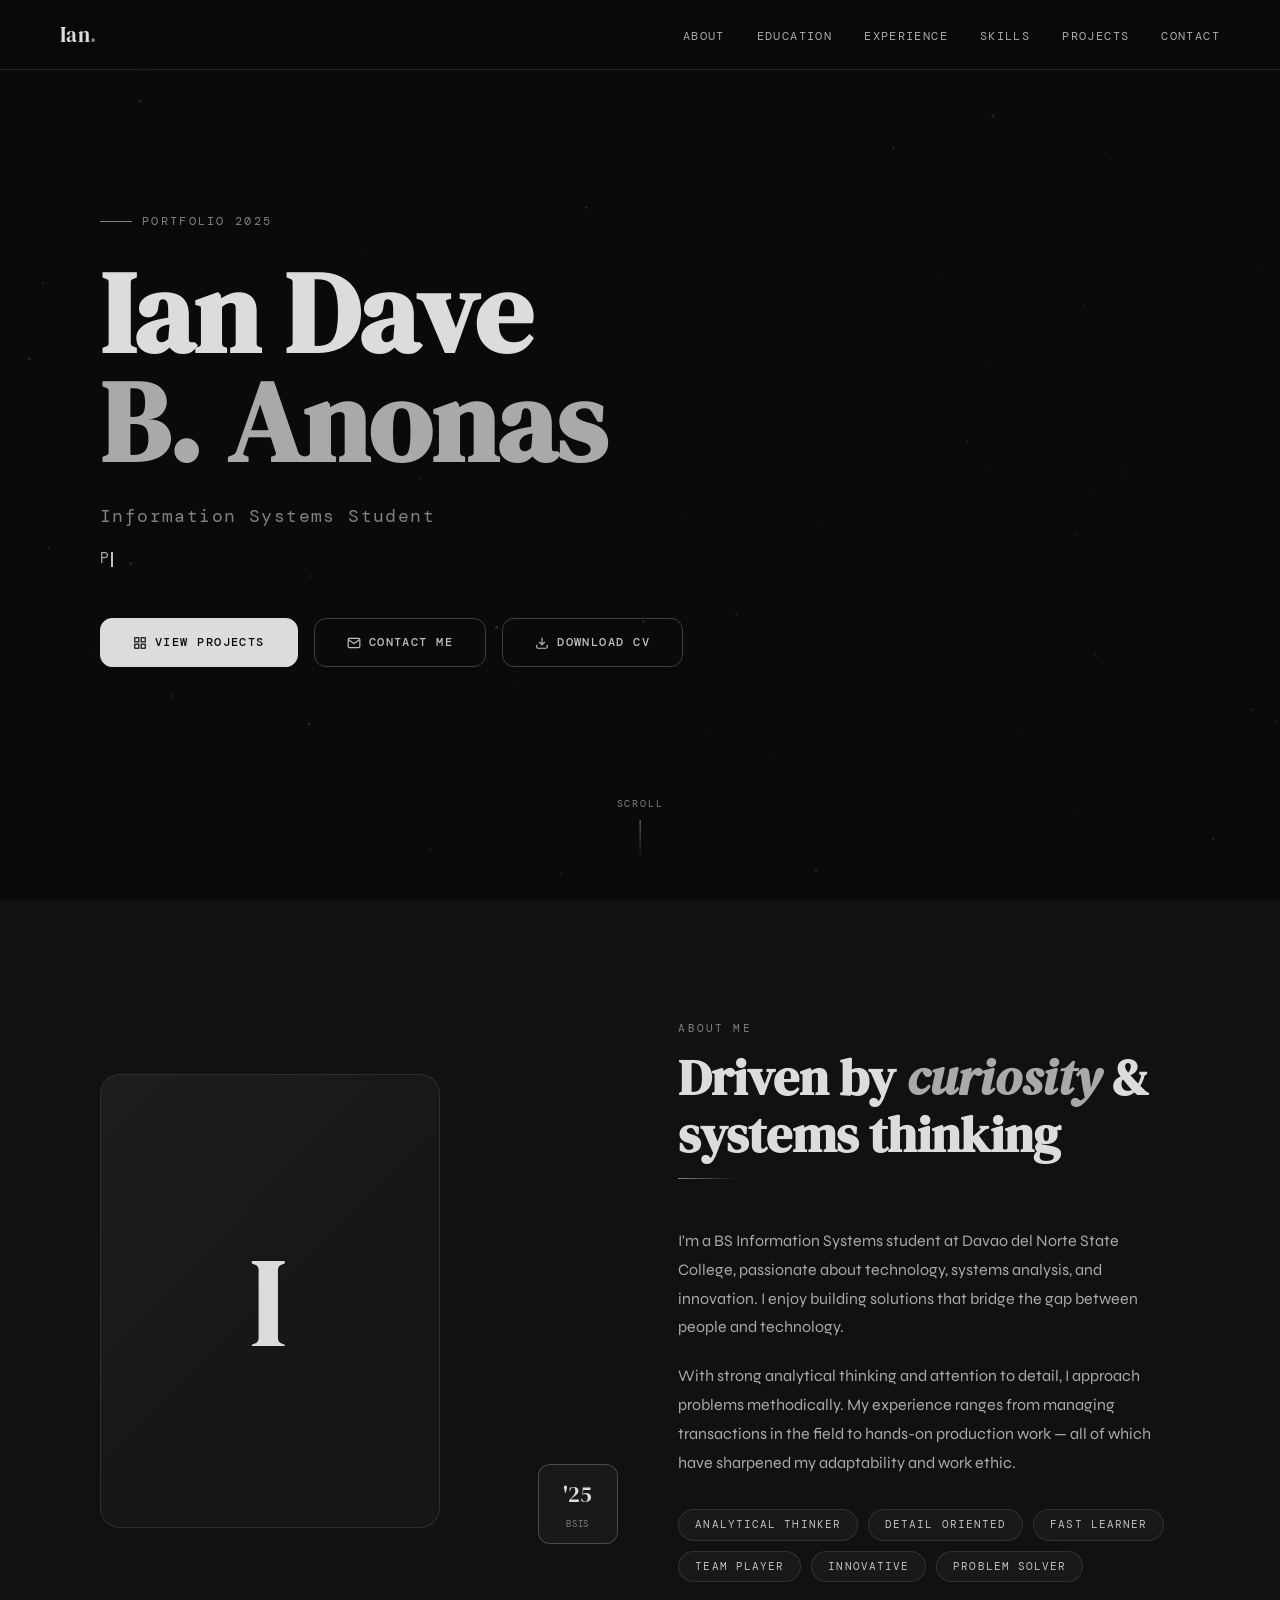
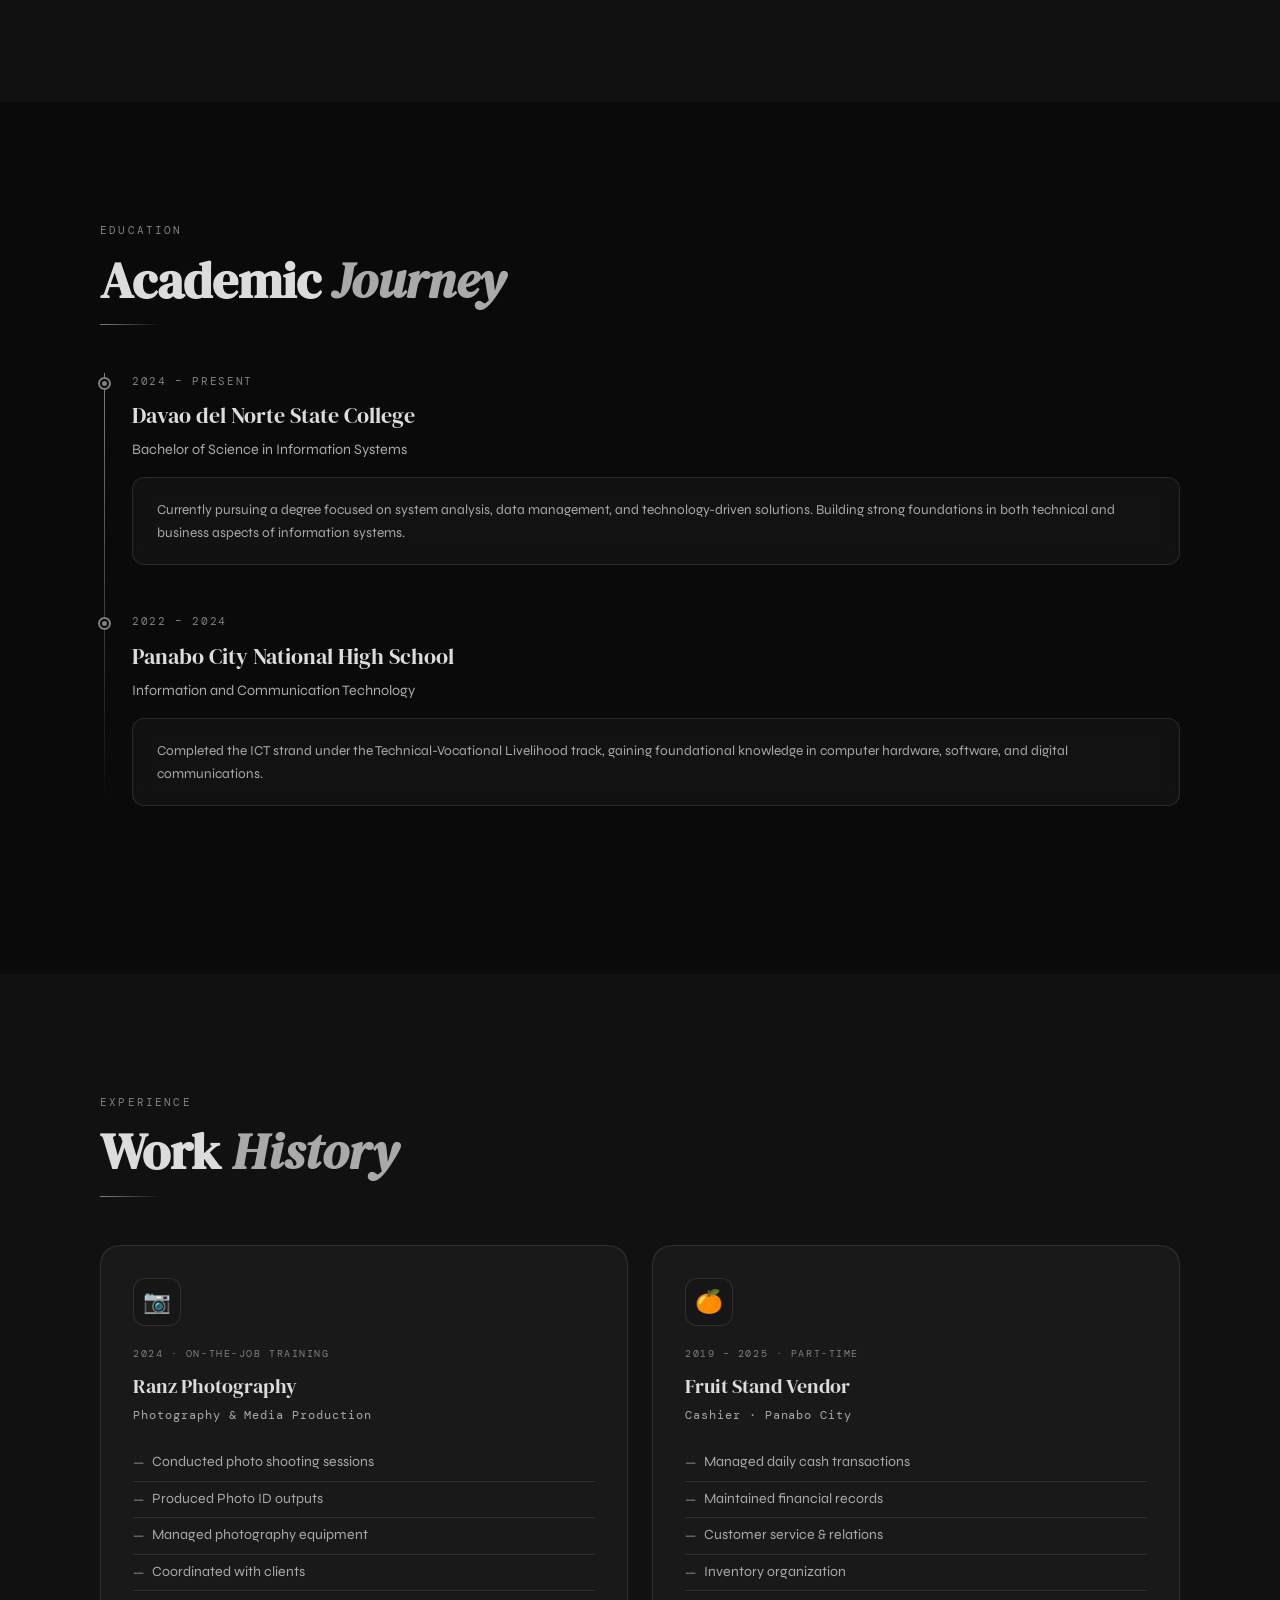
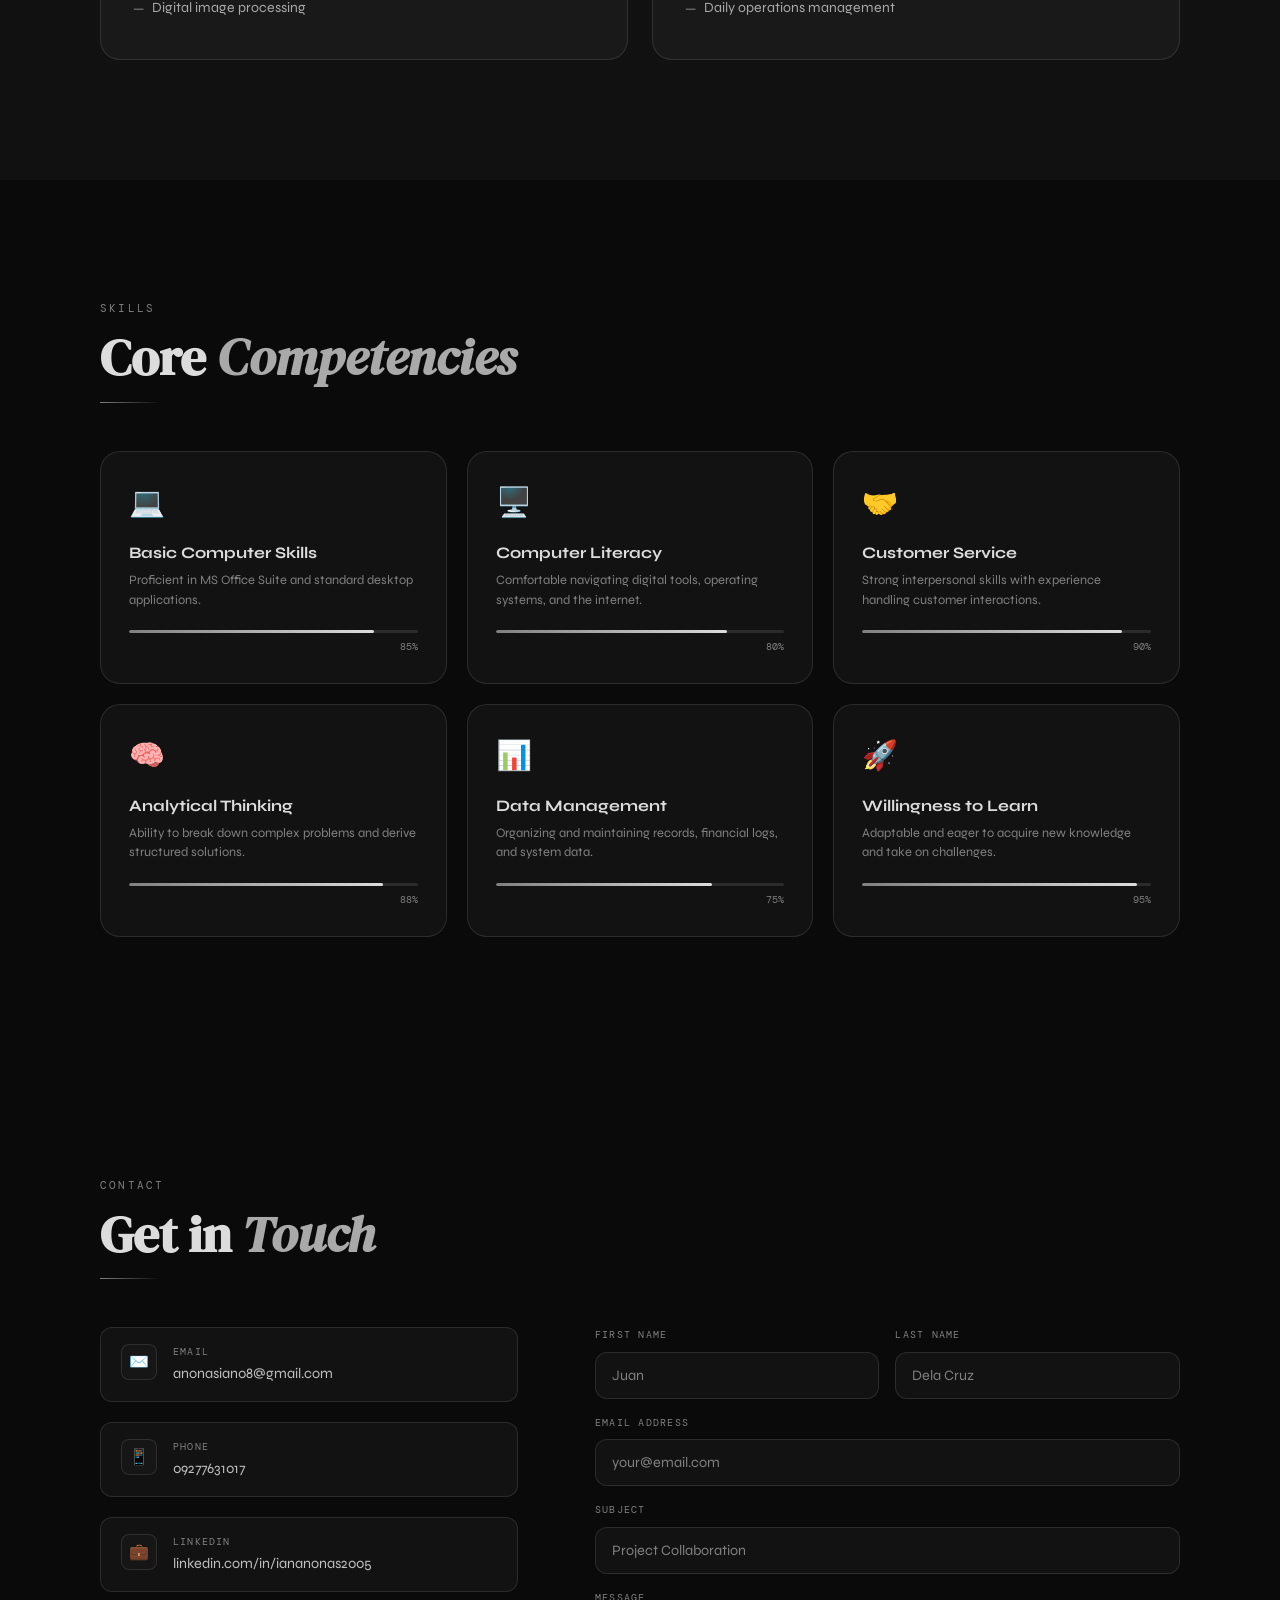
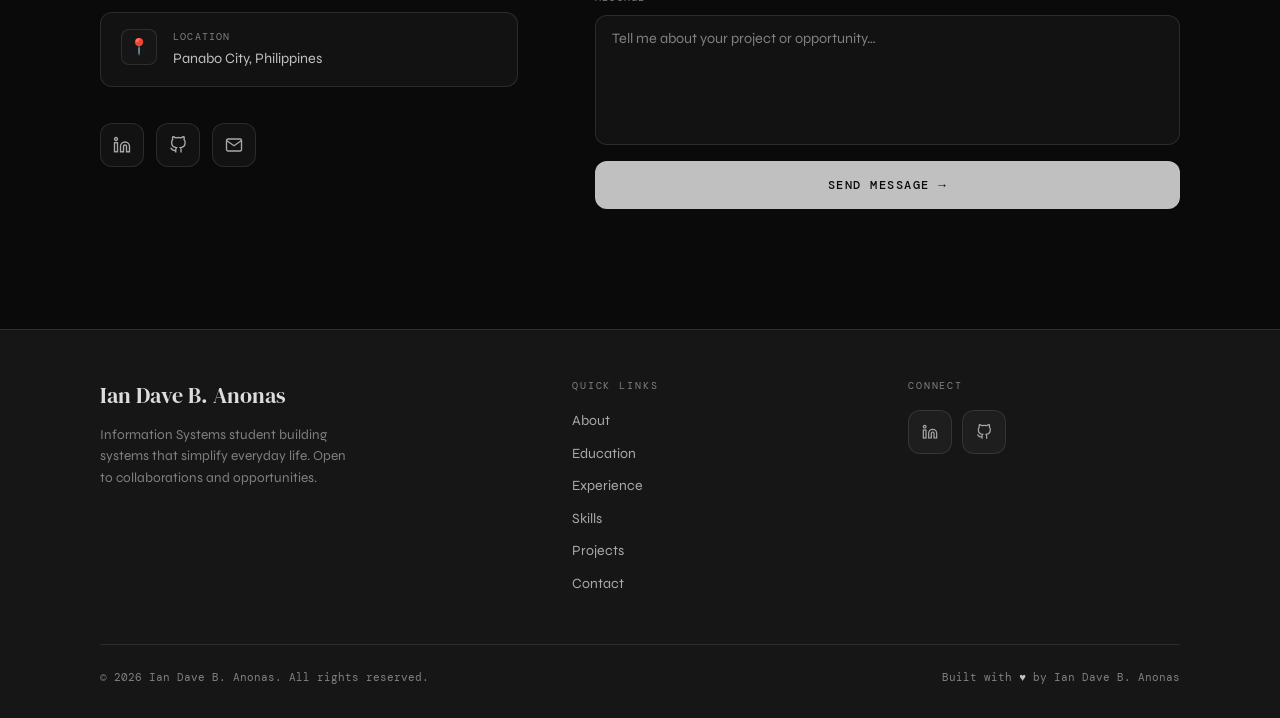
<file: Index.html>
<!DOCTYPE html>
<html lang="en">
<head>
  <meta charset="UTF-8" />
  <meta name="viewport" content="width=device-width, initial-scale=1.0" />
  <meta name="description" content="Ian Dave B. Anonas — Information Systems Student | Portfolio" />
  <meta name="keywords" content="Ian Dave Anonas, Information Systems, Portfolio, Developer, Philippines" />
  <title>Ian Dave B. Anonas | Portfolio</title>
  <link rel="preconnect" href="https://fonts.googleapis.com" />
  <link href="https://fonts.googleapis.com/css2?family=DM+Serif+Display:ital@0;1&family=DM+Mono:wght@300;400;500&family=Syne:wght@400;600;700;800&display=swap" rel="stylesheet" />
  <style>
    /* ===== CSS VARIABLES ===== */
    :root {
      --col-1: #DCDCDC;
      --col-2: #C0C0C0;
      --col-3: #A9A9A9;
      --col-4: #808080;
      --bg:    #0a0a0a;
      --bg-2:  #111111;
      --bg-3:  #161616;
      --text:  #DCDCDC;
      --text-dim: #A9A9A9;
      --border: rgba(220,220,220,0.12);
      --border-bright: rgba(220,220,220,0.25);
      --glass: rgba(255,255,255,0.035);
      --glass-hover: rgba(255,255,255,0.06);
      --radius: 12px;
      --radius-lg: 20px;
      --font-display: 'DM Serif Display', serif;
      --font-body: 'Syne', sans-serif;
      --font-mono: 'DM Mono', monospace;
      --transition: 0.35s cubic-bezier(0.4,0,0.2,1);
    }

    /* ===== RESET ===== */
    *, *::before, *::after { box-sizing: border-box; margin: 0; padding: 0; }
    html { scroll-behavior: smooth; font-size: 16px; }
    body {
      background: var(--bg);
      color: var(--text);
      font-family: var(--font-body);
      line-height: 1.6;
      overflow-x: hidden;
    }
    a { color: inherit; text-decoration: none; }
    img { max-width: 100%; display: block; }
    ul { list-style: none; }

    /* ===== SCROLLBAR ===== */
    ::-webkit-scrollbar { width: 5px; }
    ::-webkit-scrollbar-track { background: var(--bg); }
    ::-webkit-scrollbar-thumb { background: var(--col-4); border-radius: 10px; }

    /* ===== SELECTION ===== */
    ::selection { background: var(--col-4); color: var(--bg); }

    /* ===== LOADING SCREEN ===== */
    #loader {
      position: fixed; inset: 0; z-index: 9999;
      background: var(--bg);
      display: flex; flex-direction: column;
      align-items: center; justify-content: center;
      gap: 20px;
      transition: opacity 0.6s ease, visibility 0.6s ease;
    }
    #loader.hidden { opacity: 0; visibility: hidden; }
    .loader-name {
      font-family: var(--font-display);
      font-size: clamp(1.8rem, 4vw, 3rem);
      color: var(--col-1);
      letter-spacing: 0.02em;
    }
    .loader-bar-wrap {
      width: 180px; height: 2px;
      background: var(--border);
      border-radius: 10px;
      overflow: hidden;
    }
    .loader-bar {
      height: 100%;
      background: linear-gradient(90deg, var(--col-4), var(--col-1));
      width: 0%;
      border-radius: 10px;
      animation: loadBar 1.8s ease forwards;
    }
    @keyframes loadBar { to { width: 100%; } }
    .loader-tag {
      font-family: var(--font-mono);
      font-size: 0.7rem;
      color: var(--col-4);
      letter-spacing: 0.15em;
      text-transform: uppercase;
    }

    /* ===== PARTICLES CANVAS ===== */
    #particles-canvas {
      position: fixed; inset: 0; z-index: 0;
      pointer-events: none;
      opacity: 0.35;
    }

    /* ===== NAVBAR ===== */
    #navbar {
      position: fixed; top: 0; left: 0; right: 0; z-index: 1000;
      padding: 0 clamp(20px, 5vw, 60px);
      height: 70px;
      display: flex; align-items: center; justify-content: space-between;
      background: rgba(10,10,10,0.75);
      backdrop-filter: blur(18px) saturate(160%);
      -webkit-backdrop-filter: blur(18px) saturate(160%);
      border-bottom: 1px solid var(--border);
      transition: var(--transition);
    }
    #navbar.scrolled {
      background: rgba(10,10,10,0.92);
      border-bottom-color: var(--border-bright);
    }
    .nav-logo {
      font-family: var(--font-display);
      font-size: 1.3rem;
      color: var(--col-1);
      letter-spacing: 0.02em;
    }
    .nav-logo span { color: var(--col-4); }
    .nav-links {
      display: flex; align-items: center; gap: 2rem;
    }
    .nav-links a {
      font-family: var(--font-mono);
      font-size: 0.72rem;
      letter-spacing: 0.12em;
      text-transform: uppercase;
      color: var(--col-3);
      position: relative;
      transition: color var(--transition);
    }
    .nav-links a::after {
      content: '';
      position: absolute; bottom: -4px; left: 0; right: 0;
      height: 1px; background: var(--col-1);
      transform: scaleX(0); transform-origin: left;
      transition: transform var(--transition);
    }
    .nav-links a:hover { color: var(--col-1); }
    .nav-links a:hover::after { transform: scaleX(1); }
    .hamburger {
      display: none; flex-direction: column; gap: 5px;
      background: none; border: none; cursor: pointer; padding: 4px;
    }
    .hamburger span {
      display: block; width: 24px; height: 1.5px;
      background: var(--col-2);
      transition: var(--transition);
    }
    .hamburger.open span:nth-child(1) { transform: translateY(6.5px) rotate(45deg); }
    .hamburger.open span:nth-child(2) { opacity: 0; }
    .hamburger.open span:nth-child(3) { transform: translateY(-6.5px) rotate(-45deg); }
    /* Mobile menu */
    .mobile-menu {
      display: none; position: fixed;
      top: 70px; left: 0; right: 0;
      background: rgba(10,10,10,0.97);
      backdrop-filter: blur(20px);
      border-bottom: 1px solid var(--border);
      padding: 24px;
      flex-direction: column; gap: 1.2rem;
      z-index: 999;
    }
    .mobile-menu.open { display: flex; }
    .mobile-menu a {
      font-family: var(--font-mono);
      font-size: 0.85rem;
      letter-spacing: 0.1em;
      text-transform: uppercase;
      color: var(--col-3);
      padding: 8px 0;
      border-bottom: 1px solid var(--border);
      transition: color var(--transition);
    }
    .mobile-menu a:hover { color: var(--col-1); }

    /* ===== SECTION BASE ===== */
    section {
      position: relative; z-index: 1;
      padding: clamp(80px, 10vw, 120px) clamp(20px, 8vw, 100px);
    }
    .section-tag {
      font-family: var(--font-mono);
      font-size: 0.68rem;
      letter-spacing: 0.2em;
      text-transform: uppercase;
      color: var(--col-4);
      margin-bottom: 12px;
    }
    .section-title {
      font-family: var(--font-display);
      font-size: clamp(2rem, 4vw, 3.2rem);
      color: var(--col-1);
      line-height: 1.1;
      margin-bottom: 16px;
    }
    .section-title em {
      font-style: italic;
      color: var(--col-3);
    }
    .section-divider {
      width: 60px; height: 1px;
      background: linear-gradient(90deg, var(--col-4), transparent);
      margin-bottom: 48px;
    }

    /* ===== HERO ===== */
    #hero {
      min-height: 100vh;
      display: flex; flex-direction: column;
      justify-content: center;
      padding-top: 100px;
      padding-left: clamp(20px, 8vw, 100px);
      padding-right: clamp(20px, 8vw, 100px);
    }
    .hero-eyebrow {
      display: inline-flex; align-items: center; gap: 10px;
      font-family: var(--font-mono);
      font-size: 0.72rem;
      letter-spacing: 0.2em;
      text-transform: uppercase;
      color: var(--col-4);
      margin-bottom: 28px;
    }
    .hero-eyebrow::before {
      content: '';
      display: block; width: 32px; height: 1px;
      background: var(--col-4);
    }
    .hero-name {
      font-family: var(--font-display);
      font-size: clamp(3.5rem, 9vw, 8rem);
      color: var(--col-1);
      line-height: 0.95;
      margin-bottom: 4px;
    }
    .hero-name .last { color: var(--col-3); }
    .hero-subtitle {
      font-family: var(--font-mono);
      font-size: clamp(0.9rem, 2vw, 1.1rem);
      color: var(--col-4);
      letter-spacing: 0.08em;
      margin-top: 20px;
      margin-bottom: 16px;
    }
    .hero-typing-wrap {
      font-family: var(--font-mono);
      font-size: clamp(0.8rem, 1.5vw, 0.95rem);
      color: var(--col-3);
      min-height: 1.6em;
      margin-bottom: 48px;
    }
    .cursor {
      display: inline-block;
      width: 2px; height: 1em;
      background: var(--col-2);
      margin-left: 2px;
      vertical-align: middle;
      animation: blink 1s step-end infinite;
    }
    @keyframes blink { 50% { opacity: 0; } }
    .hero-cta {
      display: flex; flex-wrap: wrap; gap: 16px;
      align-items: center;
    }
    .btn-primary {
      display: inline-flex; align-items: center; gap: 8px;
      padding: 14px 32px;
      background: var(--col-1);
      color: var(--bg);
      font-family: var(--font-mono);
      font-size: 0.75rem;
      font-weight: 500;
      letter-spacing: 0.12em;
      text-transform: uppercase;
      border-radius: var(--radius);
      border: 1px solid var(--col-1);
      cursor: pointer;
      transition: var(--transition);
    }
    .btn-primary:hover {
      background: transparent;
      color: var(--col-1);
      transform: translateY(-2px);
      box-shadow: 0 8px 30px rgba(220,220,220,0.1);
    }
    .btn-secondary {
      display: inline-flex; align-items: center; gap: 8px;
      padding: 14px 32px;
      background: transparent;
      color: var(--col-2);
      font-family: var(--font-mono);
      font-size: 0.75rem;
      font-weight: 500;
      letter-spacing: 0.12em;
      text-transform: uppercase;
      border-radius: var(--radius);
      border: 1px solid var(--border-bright);
      cursor: pointer;
      transition: var(--transition);
    }
    .btn-secondary:hover {
      border-color: var(--col-3);
      color: var(--col-1);
      transform: translateY(-2px);
    }
    .hero-scroll-hint {
      position: absolute;
      bottom: 40px; left: 50%;
      transform: translateX(-50%);
      display: flex; flex-direction: column; align-items: center; gap: 8px;
      font-family: var(--font-mono);
      font-size: 0.62rem;
      letter-spacing: 0.18em;
      text-transform: uppercase;
      color: var(--col-4);
    }
    .scroll-line {
      width: 1px; height: 40px;
      background: linear-gradient(to bottom, var(--col-4), transparent);
      animation: scrollDrop 2s ease infinite;
    }
    @keyframes scrollDrop {
      0% { transform: scaleY(0); transform-origin: top; }
      50% { transform: scaleY(1); transform-origin: top; }
      51% { transform: scaleY(1); transform-origin: bottom; }
      100% { transform: scaleY(0); transform-origin: bottom; }
    }

    /* ===== ABOUT ===== */
    #about { background: var(--bg-2); }
    .about-grid {
      display: grid;
      grid-template-columns: 1fr 1fr;
      gap: clamp(40px, 6vw, 80px);
      align-items: center;
    }
    .about-img-wrap {
      position: relative;
    }
    .about-img-frame {
      width: 100%; aspect-ratio: 3/4;
      max-width: 340px;
      background: var(--bg-3);
      border: 1px solid var(--border);
      border-radius: var(--radius-lg);
      display: flex; align-items: center; justify-content: center;
      overflow: hidden;
      position: relative;
    }
    .about-img-frame::before {
      content: '';
      position: absolute; inset: 0;
      background: linear-gradient(135deg, rgba(220,220,220,0.04) 0%, transparent 60%);
    }
    .about-img-placeholder {
      display: flex; flex-direction: column;
      align-items: center; justify-content: center; gap: 12px;
      color: var(--col-4);
    }
    .about-img-placeholder svg { opacity: 0.4; }
    .about-img-placeholder span {
      font-family: var(--font-mono);
      font-size: 0.65rem;
      letter-spacing: 0.15em;
      text-transform: uppercase;
      opacity: 0.5;
    }

    .about-initial {
      font-family: var(--font-display);
      font-size: clamp(4rem, 10vw, 8rem);
      color: var(--col-1);
      line-height: 1;
      display: flex;
      align-items: center;
      justify-content: center;
      width: 100%;
      height: 100%;
      font-weight: 400;
      letter-spacing: 0.02em;
    }
    .about-img-deco {
      position: absolute; bottom: -16px; right: -16px;
      width: 80px; height: 80px;
      border: 1px solid var(--border-bright);
      border-radius: var(--radius);
      background: var(--glass);
      backdrop-filter: blur(10px);
      display: flex; align-items: center; justify-content: center;
      flex-direction: column; gap: 4px;
    }
    .about-img-deco span:first-child {
      font-family: var(--font-display);
      font-size: 1.4rem;
      color: var(--col-1);
    }
    .about-img-deco span:last-child {
      font-family: var(--font-mono);
      font-size: 0.55rem;
      color: var(--col-4);
      text-transform: uppercase;
      letter-spacing: 0.1em;
    }
    .about-text p {
      color: var(--col-3);
      font-size: 1rem;
      line-height: 1.8;
      margin-bottom: 20px;
    }
    .about-traits {
      display: flex; flex-wrap: wrap; gap: 10px;
      margin-top: 32px;
    }
    .trait-pill {
      padding: 6px 16px;
      background: var(--glass);
      border: 1px solid var(--border);
      border-radius: 100px;
      font-family: var(--font-mono);
      font-size: 0.68rem;
      letter-spacing: 0.1em;
      color: var(--col-2);
      text-transform: uppercase;
      transition: var(--transition);
    }
    .trait-pill:hover {
      background: var(--glass-hover);
      border-color: var(--col-4);
      color: var(--col-1);
    }

    /* ===== EDUCATION ===== */
    #education { background: var(--bg); }
    .timeline {
      position: relative;
      padding-left: 32px;
    }
    .timeline::before {
      content: '';
      position: absolute; top: 0; left: 4px;
      width: 1px; height: 100%;
      background: linear-gradient(to bottom, var(--col-4), transparent);
    }
    .timeline-item {
      position: relative;
      margin-bottom: 48px;
      opacity: 0; transform: translateX(-20px);
      transition: opacity 0.6s ease, transform 0.6s ease;
    }
    .timeline-item.visible { opacity: 1; transform: translateX(0); }
    .timeline-dot {
      position: absolute; left: -32px; top: 6px;
      width: 9px; height: 9px;
      border-radius: 50%;
      background: var(--col-4);
      border: 2px solid var(--bg);
      box-shadow: 0 0 0 2px var(--col-4);
    }
    .timeline-date {
      font-family: var(--font-mono);
      font-size: 0.68rem;
      letter-spacing: 0.15em;
      text-transform: uppercase;
      color: var(--col-4);
      margin-bottom: 8px;
    }
    .timeline-school {
      font-family: var(--font-display);
      font-size: 1.4rem;
      color: var(--col-1);
      margin-bottom: 4px;
    }
    .timeline-degree {
      font-family: var(--font-body);
      font-size: 0.9rem;
      color: var(--col-3);
    }
    .timeline-card {
      margin-top: 16px;
      padding: 20px 24px;
      background: var(--glass);
      border: 1px solid var(--border);
      border-radius: var(--radius);
      backdrop-filter: blur(10px);
    }

    /* ===== EXPERIENCE ===== */
    #experience { background: var(--bg-2); }
    .exp-grid {
      display: grid;
      grid-template-columns: repeat(auto-fit, minmax(320px, 1fr));
      gap: 24px;
    }
    .exp-card {
      background: var(--glass);
      border: 1px solid var(--border);
      border-radius: var(--radius-lg);
      padding: 32px;
      transition: var(--transition);
      position: relative;
      overflow: hidden;
      opacity: 0; transform: translateY(20px);
    }
    .exp-card.visible { opacity: 1; transform: translateY(0); }
    .exp-card::before {
      content: '';
      position: absolute; top: 0; left: 0; right: 0;
      height: 1px;
      background: linear-gradient(90deg, transparent, var(--col-4), transparent);
      opacity: 0;
      transition: opacity var(--transition);
    }
    .exp-card:hover {
      background: var(--glass-hover);
      border-color: var(--border-bright);
      transform: translateY(-4px);
    }
    .exp-card:hover::before { opacity: 1; }
    .exp-icon {
      width: 48px; height: 48px;
      background: var(--bg-3);
      border: 1px solid var(--border);
      border-radius: var(--radius);
      display: flex; align-items: center; justify-content: center;
      margin-bottom: 20px;
      font-size: 1.4rem;
    }
    .exp-year {
      font-family: var(--font-mono);
      font-size: 0.65rem;
      letter-spacing: 0.15em;
      color: var(--col-4);
      text-transform: uppercase;
      margin-bottom: 8px;
    }
    .exp-title {
      font-family: var(--font-display);
      font-size: 1.25rem;
      color: var(--col-1);
      margin-bottom: 4px;
    }
    .exp-role {
      font-family: var(--font-mono);
      font-size: 0.75rem;
      color: var(--col-3);
      letter-spacing: 0.08em;
      margin-bottom: 20px;
    }
    .exp-list li {
      font-size: 0.88rem;
      color: var(--col-3);
      padding: 6px 0;
      border-bottom: 1px solid var(--border);
      display: flex; align-items: flex-start; gap: 8px;
    }
    .exp-list li:last-child { border-bottom: none; }
    .exp-list li::before {
      content: '—';
      color: var(--col-4);
      flex-shrink: 0;
      margin-top: 1px;
    }

    /* ===== SKILLS ===== */
    #skills { background: var(--bg); }
    .skills-grid {
      display: grid;
      grid-template-columns: repeat(auto-fit, minmax(260px, 1fr));
      gap: 20px;
    }
    .skill-card {
      background: var(--glass);
      border: 1px solid var(--border);
      border-radius: var(--radius-lg);
      padding: 28px;
      transition: var(--transition);
      opacity: 0; transform: translateY(20px);
      position: relative; overflow: hidden;
    }
    .skill-card.visible { opacity: 1; transform: translateY(0); }
    .skill-card:hover {
      background: var(--glass-hover);
      border-color: var(--border-bright);
      transform: translateY(-4px);
    }
    .skill-icon {
      font-size: 1.8rem;
      margin-bottom: 14px;
    }
    .skill-name {
      font-family: var(--font-body);
      font-size: 1rem;
      font-weight: 700;
      color: var(--col-1);
      margin-bottom: 6px;
    }
    .skill-desc {
      font-size: 0.8rem;
      color: var(--col-4);
      margin-bottom: 20px;
      line-height: 1.5;
    }
    .skill-bar-wrap {
      height: 3px;
      background: var(--border);
      border-radius: 10px;
      overflow: hidden;
    }
    .skill-bar {
      height: 100%;
      background: linear-gradient(90deg, var(--col-4), var(--col-1));
      border-radius: 10px;
      width: 0%;
      transition: width 1.2s cubic-bezier(0.4,0,0.2,1);
    }
    .skill-percent {
      font-family: var(--font-mono);
      font-size: 0.62rem;
      color: var(--col-4);
      text-align: right;
      margin-top: 6px;
    }

    /* ===== PROJECTS ===== */
    #projects { background: var(--bg-2); }
    .projects-grid {
      display: grid;
      grid-template-columns: repeat(auto-fit, minmax(300px, 1fr));
      gap: 24px;
    }
    .project-card {
      background: var(--glass);
      border: 1px solid var(--border);
      border-radius: var(--radius-lg);
      overflow: hidden;
      transition: var(--transition);
      opacity: 0; transform: translateY(20px);
    }
    .project-card.visible { opacity: 1; transform: translateY(0); }
    .project-card:hover {
      border-color: var(--border-bright);
      transform: translateY(-6px);
      box-shadow: 0 20px 60px rgba(0,0,0,0.5);
    }
    .project-img {
      height: 180px;
      background: var(--bg-3);
      position: relative;
      display: flex; align-items: center; justify-content: center;
      overflow: hidden;
    }
    .project-img-grid {
      display: grid;
      grid-template-columns: repeat(4, 1fr);
      grid-template-rows: repeat(3, 1fr);
      width: 100%; height: 100%;
      opacity: 0.15;
    }
    .project-img-grid div {
      border: 1px solid var(--col-4);
    }
    .project-img-icon {
      position: absolute;
      font-size: 2.5rem;
      z-index: 1;
    }
    .project-body { padding: 24px; }
    .project-name {
      font-family: var(--font-display);
      font-size: 1.15rem;
      color: var(--col-1);
      margin-bottom: 8px;
    }
    .project-desc {
      font-size: 0.85rem;
      color: var(--col-3);
      line-height: 1.7;
      margin-bottom: 16px;
    }
    .project-tags {
      display: flex; flex-wrap: wrap; gap: 8px;
      margin-bottom: 20px;
    }
    .project-tag {
      padding: 4px 10px;
      background: var(--bg-3);
      border: 1px solid var(--border);
      border-radius: 6px;
      font-family: var(--font-mono);
      font-size: 0.62rem;
      color: var(--col-4);
      letter-spacing: 0.08em;
      text-transform: uppercase;
    }
    .project-actions {
      display: flex; gap: 10px;
    }
    .btn-sm {
      flex: 1;
      padding: 10px 16px;
      text-align: center;
      font-family: var(--font-mono);
      font-size: 0.68rem;
      letter-spacing: 0.1em;
      text-transform: uppercase;
      border-radius: var(--radius);
      border: 1px solid var(--border);
      color: var(--col-3);
      background: transparent;
      cursor: pointer;
      transition: var(--transition);
      display: flex; align-items: center; justify-content: center; gap: 6px;
    }
    .btn-sm:hover {
      border-color: var(--col-3);
      color: var(--col-1);
      background: var(--glass-hover);
    }
    .btn-sm.primary {
      background: var(--col-1);
      color: var(--bg);
      border-color: var(--col-1);
    }
    .btn-sm.primary:hover {
      background: var(--col-2);
      color: var(--bg);
    }

    /* ===== CONTACT ===== */
    #contact { background: var(--bg); }
    .contact-grid {
      display: grid;
      grid-template-columns: 1fr 1.4fr;
      gap: clamp(40px, 6vw, 80px);
    }
    .contact-info-list {
      display: flex; flex-direction: column; gap: 20px;
      margin-bottom: 36px;
    }
    .contact-item {
      display: flex; align-items: flex-start; gap: 16px;
      padding: 16px 20px;
      background: var(--glass);
      border: 1px solid var(--border);
      border-radius: var(--radius);
      transition: var(--transition);
    }
    .contact-item:hover {
      border-color: var(--border-bright);
      background: var(--glass-hover);
    }
    .contact-item-icon {
      width: 36px; height: 36px; flex-shrink: 0;
      background: var(--bg-3);
      border: 1px solid var(--border);
      border-radius: 8px;
      display: flex; align-items: center; justify-content: center;
      font-size: 1rem;
    }
    .contact-item-label {
      font-family: var(--font-mono);
      font-size: 0.62rem;
      letter-spacing: 0.12em;
      text-transform: uppercase;
      color: var(--col-4);
      margin-bottom: 2px;
    }
    .contact-item-value {
      font-size: 0.9rem;
      color: var(--col-2);
    }
    .social-links {
      display: flex; gap: 12px;
    }
    .social-btn {
      width: 44px; height: 44px;
      background: var(--glass);
      border: 1px solid var(--border);
      border-radius: var(--radius);
      display: flex; align-items: center; justify-content: center;
      font-size: 1.1rem;
      color: var(--col-3);
      transition: var(--transition);
      cursor: pointer;
    }
    .social-btn:hover {
      background: var(--glass-hover);
      border-color: var(--col-3);
      color: var(--col-1);
      transform: translateY(-3px);
    }
    /* Contact Form */
    .contact-form {
      display: flex; flex-direction: column; gap: 16px;
    }
    .form-row { display: grid; grid-template-columns: 1fr 1fr; gap: 16px; }
    .form-group { display: flex; flex-direction: column; gap: 8px; }
    .form-label {
      font-family: var(--font-mono);
      font-size: 0.65rem;
      letter-spacing: 0.12em;
      text-transform: uppercase;
      color: var(--col-4);
    }
    .form-input, .form-textarea {
      background: var(--glass);
      border: 1px solid var(--border);
      border-radius: var(--radius);
      padding: 14px 16px;
      color: var(--col-1);
      font-family: var(--font-body);
      font-size: 0.9rem;
      outline: none;
      transition: var(--transition);
      resize: none;
    }
    .form-input::placeholder, .form-textarea::placeholder { color: var(--col-4); }
    .form-input:focus, .form-textarea:focus {
      border-color: var(--col-3);
      background: var(--glass-hover);
    }
    .form-textarea { height: 130px; }
    .form-submit {
      width: 100%;
      padding: 16px;
      background: var(--col-2);
      color: var(--bg);
      font-family: var(--font-mono);
      font-size: 0.78rem;
      font-weight: 500;
      letter-spacing: 0.12em;
      text-transform: uppercase;
      border: none;
      border-radius: var(--radius);
      cursor: pointer;
      transition: var(--transition);
    }
    .form-submit:hover {
      background: var(--col-1);
      transform: translateY(-2px);
      box-shadow: 0 8px 30px rgba(220,220,220,0.12);
    }
    .form-success {
      display: none;
      padding: 16px;
      background: var(--glass);
      border: 1px solid var(--border-bright);
      border-radius: var(--radius);
      font-family: var(--font-mono);
      font-size: 0.8rem;
      color: var(--col-2);
      text-align: center;
    }

    /* ===== FOOTER ===== */
    footer {
      position: relative; z-index: 1;
      background: var(--bg-3);
      border-top: 1px solid var(--border);
      padding: 48px clamp(20px, 8vw, 100px) 32px;
    }
    .footer-grid {
      display: grid;
      grid-template-columns: 1.5fr 1fr 1fr;
      gap: clamp(32px, 5vw, 64px);
      margin-bottom: 48px;
    }
    .footer-brand-name {
      font-family: var(--font-display);
      font-size: 1.4rem;
      color: var(--col-1);
      margin-bottom: 10px;
    }
    .footer-brand-desc {
      font-size: 0.85rem;
      color: var(--col-4);
      line-height: 1.6;
      max-width: 260px;
    }
    .footer-col-title {
      font-family: var(--font-mono);
      font-size: 0.65rem;
      letter-spacing: 0.18em;
      text-transform: uppercase;
      color: var(--col-4);
      margin-bottom: 16px;
    }
    .footer-links { display: flex; flex-direction: column; gap: 10px; }
    .footer-links a {
      font-size: 0.88rem;
      color: var(--col-3);
      transition: color var(--transition);
    }
    .footer-links a:hover { color: var(--col-1); }
    .footer-socials { display: flex; gap: 10px; }
    .footer-bottom {
      border-top: 1px solid var(--border);
      padding-top: 24px;
      display: flex; align-items: center; justify-content: space-between;
      flex-wrap: wrap; gap: 12px;
    }
    .footer-copy, .footer-heart {
      font-family: var(--font-mono);
      font-size: 0.7rem;
      color: var(--col-4);
    }
    .footer-heart span { color: var(--col-2); }

    /* ===== BACK TO TOP ===== */
    #back-to-top {
      position: fixed; bottom: 32px; right: 32px; z-index: 900;
      width: 44px; height: 44px;
      background: var(--bg-3);
      border: 1px solid var(--border-bright);
      border-radius: 50%;
      display: flex; align-items: center; justify-content: center;
      cursor: pointer;
      opacity: 0; visibility: hidden;
      transform: translateY(10px);
      transition: var(--transition);
      color: var(--col-2);
    }
    #back-to-top.show { opacity: 1; visibility: visible; transform: translateY(0); }
    #back-to-top:hover {
      background: var(--col-4);
      color: var(--bg);
      border-color: var(--col-4);
    }

    /* ===== SCROLL REVEAL ===== */
    .reveal {
      opacity: 0; transform: translateY(30px);
      transition: opacity 0.7s ease, transform 0.7s ease;
    }
    .reveal.visible { opacity: 1; transform: translateY(0); }

    /* ===== RESPONSIVE ===== */
    @media (max-width: 900px) {
      .about-grid { grid-template-columns: 1fr; }
      .about-img-wrap { display: flex; justify-content: center; }
      .contact-grid { grid-template-columns: 1fr; }
      .footer-grid { grid-template-columns: 1fr 1fr; }
    }
    @media (max-width: 700px) {
      .nav-links { display: none; }
      .hamburger { display: flex; }
      .form-row { grid-template-columns: 1fr; }
      .footer-grid { grid-template-columns: 1fr; }
    }
    @media (max-width: 480px) {
      .hero-cta { flex-direction: column; }
      .btn-primary, .btn-secondary { width: 100%; justify-content: center; }
    }
  </style>
</head>
<body>

<!-- ===== LOADER ===== -->
<div id="loader">
  <div class="loader-tag">Loading Portfolio</div>
  <div class="loader-name">Ian Dave</div>
  <div class="loader-bar-wrap"><div class="loader-bar"></div></div>
</div>

<!-- ===== PARTICLES ===== -->
<canvas id="particles-canvas"></canvas>

<!-- ===== NAVBAR ===== -->
<nav id="navbar">
  <a href="#hero" class="nav-logo">Ian<span>.</span></a>
  <ul class="nav-links">
    <li><a href="#about">About</a></li>
    <li><a href="#education">Education</a></li>
    <li><a href="#experience">Experience</a></li>
    <li><a href="#skills">Skills</a></li>
    <li><a href="#projects">Projects</a></li>
    <li><a href="#contact">Contact</a></li>
  </ul>
  <button class="hamburger" id="hamburger" aria-label="Menu">
    <span></span><span></span><span></span>
  </button>
</nav>

<!-- Mobile Menu -->
<div class="mobile-menu" id="mobile-menu">
  <a href="#about" onclick="closeMenu()">About</a>
  <a href="#education" onclick="closeMenu()">Education</a>
  <a href="#experience" onclick="closeMenu()">Experience</a>
  <a href="#skills" onclick="closeMenu()">Skills</a>
  <a href="#projects" onclick="closeMenu()">Projects</a>
  <a href="#contact" onclick="closeMenu()">Contact</a>
</div>

<!-- ===== HERO ===== -->
<section id="hero">
  <div class="hero-eyebrow">Portfolio 2025</div>
  <h1 class="hero-name">Ian Dave<br><span class="last">B. Anonas</span></h1>
  <p class="hero-subtitle">Information Systems Student</p>
  <div class="hero-typing-wrap">
    <span id="typing-text"></span><span class="cursor"></span>
  </div>
  <div class="hero-cta">
    <a href="#projects" class="btn-primary">
      <svg width="14" height="14" viewBox="0 0 24 24" fill="none" stroke="currentColor" stroke-width="2"><rect x="3" y="3" width="7" height="7"/><rect x="14" y="3" width="7" height="7"/><rect x="14" y="14" width="7" height="7"/><rect x="3" y="14" width="7" height="7"/></svg>
      View Projects
    </a>
    <a href="#contact" class="btn-secondary">
      <svg width="14" height="14" viewBox="0 0 24 24" fill="none" stroke="currentColor" stroke-width="2"><path d="M4 4h16c1.1 0 2 .9 2 2v12c0 1.1-.9 2-2 2H4c-1.1 0-2-.9-2-2V6c0-1.1.9-2 2-2z"/><polyline points="22,6 12,13 2,6"/></svg>
      Contact Me
    </a>
    <a href="resume.pdf" download class="btn-secondary">
      <svg width="14" height="14" viewBox="0 0 24 24" fill="none" stroke="currentColor" stroke-width="2"><path d="M21 15v4a2 2 0 0 1-2 2H5a2 2 0 0 1-2-2v-4"/><polyline points="7 10 12 15 17 10"/><line x1="12" y1="15" x2="12" y2="3"/></svg>
      Download CV
    </a>
  </div>
  <div class="hero-scroll-hint">
    <span>Scroll</span>
    <div class="scroll-line"></div>
  </div>
</section>

<!-- ===== ABOUT ===== -->
<section id="about">
  <div class="about-grid">
    <div class="about-img-wrap">
      <div class="about-img-frame">
        <div class="about-img-placeholder">
          <div class="about-initial">I</div>
        </div>
      </div>
      <div class="about-img-deco">
        <span>'25</span>
        <span>BSIS</span>
      </div>
    </div>
    <div class="about-text reveal">
      <div class="section-tag">About Me</div>
      <h2 class="section-title">Driven by <em>curiosity</em> &amp; systems thinking</h2>
      <div class="section-divider"></div>
      <p>I'm a BS Information Systems student at Davao del Norte State College, passionate about technology, systems analysis, and innovation. I enjoy building solutions that bridge the gap between people and technology.</p>
      <p>With strong analytical thinking and attention to detail, I approach problems methodically. My experience ranges from managing transactions in the field to hands-on production work — all of which have sharpened my adaptability and work ethic.</p>
      <div class="about-traits">
        <span class="trait-pill">Analytical Thinker</span>
        <span class="trait-pill">Detail Oriented</span>
        <span class="trait-pill">Fast Learner</span>
        <span class="trait-pill">Team Player</span>
        <span class="trait-pill">Innovative</span>
        <span class="trait-pill">Problem Solver</span>
      </div>
    </div>
  </div>
</section>

<!-- ===== EDUCATION ===== -->
<section id="education">
  <div class="section-tag reveal">Education</div>
  <h2 class="section-title reveal">Academic <em>Journey</em></h2>
  <div class="section-divider"></div>
  <div class="timeline">
    <div class="timeline-item">
      <div class="timeline-dot"></div>
      <div class="timeline-date">2024 – Present</div>
      <div class="timeline-school">Davao del Norte State College</div>
      <div class="timeline-degree">Bachelor of Science in Information Systems</div>
      <div class="timeline-card">
        <p style="font-size:0.85rem;color:var(--col-3);line-height:1.7;">Currently pursuing a degree focused on system analysis, data management, and technology-driven solutions. Building strong foundations in both technical and business aspects of information systems.</p>
      </div>
    </div>
    <div class="timeline-item">
      <div class="timeline-dot"></div>
      <div class="timeline-date">2022 – 2024</div>
      <div class="timeline-school">Panabo City National High School</div>
      <div class="timeline-degree">Information and Communication Technology</div>
      <div class="timeline-card">
        <p style="font-size:0.85rem;color:var(--col-3);line-height:1.7;">Completed the ICT strand under the Technical-Vocational Livelihood track, gaining foundational knowledge in computer hardware, software, and digital communications.</p>
      </div>
    </div>
  </div>
</section>

<!-- ===== EXPERIENCE ===== -->
<section id="experience">
  <div class="section-tag reveal">Experience</div>
  <h2 class="section-title reveal">Work <em>History</em></h2>
  <div class="section-divider"></div>
  <div class="exp-grid">
    <div class="exp-card">
      <div class="exp-icon">📷</div>
      <div class="exp-year">2024 · On-the-Job Training</div>
      <div class="exp-title">Ranz Photography</div>
      <div class="exp-role">Photography & Media Production</div>
      <ul class="exp-list">
        <li>Conducted photo shooting sessions</li>
        <li>Produced Photo ID outputs</li>
        <li>Managed photography equipment</li>
        <li>Coordinated with clients</li>
        <li>Digital image processing</li>
      </ul>
    </div>
    <div class="exp-card">
      <div class="exp-icon">🍊</div>
      <div class="exp-year">2019 – 2025 · Part-Time</div>
      <div class="exp-title">Fruit Stand Vendor</div>
      <div class="exp-role">Cashier · Panabo City</div>
      <ul class="exp-list">
        <li>Managed daily cash transactions</li>
        <li>Maintained financial records</li>
        <li>Customer service & relations</li>
        <li>Inventory organization</li>
        <li>Daily operations management</li>
      </ul>
    </div>
  </div>
</section>

<!-- ===== SKILLS ===== -->
<section id="skills">
  <div class="section-tag reveal">Skills</div>
  <h2 class="section-title reveal">Core <em>Competencies</em></h2>
  <div class="section-divider"></div>
  <div class="skills-grid">
    <div class="skill-card" data-progress="85">
      <div class="skill-icon">💻</div>
      <div class="skill-name">Basic Computer Skills</div>
      <div class="skill-desc">Proficient in MS Office Suite and standard desktop applications.</div>
      <div class="skill-bar-wrap"><div class="skill-bar"></div></div>
      <div class="skill-percent">85%</div>
    </div>
    <div class="skill-card" data-progress="80">
      <div class="skill-icon">🖥️</div>
      <div class="skill-name">Computer Literacy</div>
      <div class="skill-desc">Comfortable navigating digital tools, operating systems, and the internet.</div>
      <div class="skill-bar-wrap"><div class="skill-bar"></div></div>
      <div class="skill-percent">80%</div>
    </div>
    <div class="skill-card" data-progress="90">
      <div class="skill-icon">🤝</div>
      <div class="skill-name">Customer Service</div>
      <div class="skill-desc">Strong interpersonal skills with experience handling customer interactions.</div>
      <div class="skill-bar-wrap"><div class="skill-bar"></div></div>
      <div class="skill-percent">90%</div>
    </div>
    <div class="skill-card" data-progress="88">
      <div class="skill-icon">🧠</div>
      <div class="skill-name">Analytical Thinking</div>
      <div class="skill-desc">Ability to break down complex problems and derive structured solutions.</div>
      <div class="skill-bar-wrap"><div class="skill-bar"></div></div>
      <div class="skill-percent">88%</div>
    </div>
    <div class="skill-card" data-progress="75">
      <div class="skill-icon">📊</div>
      <div class="skill-name">Data Management</div>
      <div class="skill-desc">Organizing and maintaining records, financial logs, and system data.</div>
      <div class="skill-bar-wrap"><div class="skill-bar"></div></div>
      <div class="skill-percent">75%</div>
    </div>
    <div class="skill-card" data-progress="95">
      <div class="skill-icon">🚀</div>
      <div class="skill-name">Willingness to Learn</div>
      <div class="skill-desc">Adaptable and eager to acquire new knowledge and take on challenges.</div>
      <div class="skill-bar-wrap"><div class="skill-bar"></div></div>
      <div class="skill-percent">95%</div>
    </div>
  </div>
</section>

<!-- Projects removed -->

<!-- ===== CONTACT ===== -->
<section id="contact">
  <div class="section-tag reveal">Contact</div>
  <h2 class="section-title reveal">Get in <em>Touch</em></h2>
  <div class="section-divider"></div>
  <div class="contact-grid">
    <div>
      <div class="contact-info-list reveal">
        <a href="mailto:anonasian08@gmail.com" class="contact-item">
          <div class="contact-item-icon">✉️</div>
          <div>
            <div class="contact-item-label">Email</div>
            <div class="contact-item-value">anonasian08@gmail.com</div>
          </div>
        </a>
        <a href="tel:09277631017" class="contact-item">
          <div class="contact-item-icon">📱</div>
          <div>
            <div class="contact-item-label">Phone</div>
            <div class="contact-item-value">09277631017</div>
          </div>
        </a>
        <a href="https://www.linkedin.com/in/iananonas2005" target="_blank" class="contact-item">
          <div class="contact-item-icon">💼</div>
          <div>
            <div class="contact-item-label">LinkedIn</div>
            <div class="contact-item-value">linkedin.com/in/iananonas2005</div>
          </div>
        </a>
        <div class="contact-item">
          <div class="contact-item-icon">📍</div>
          <div>
            <div class="contact-item-label">Location</div>
            <div class="contact-item-value">Panabo City, Philippines</div>
          </div>
        </div>
      </div>
      <div class="social-links reveal">
        <a href="https://www.linkedin.com/in/iananonas2005" target="_blank" class="social-btn" title="LinkedIn">
          <svg width="18" height="18" viewBox="0 0 24 24" fill="none" stroke="currentColor" stroke-width="1.8"><path d="M16 8a6 6 0 0 1 6 6v7h-4v-7a2 2 0 0 0-2-2 2 2 0 0 0-2 2v7h-4v-7a6 6 0 0 1 6-6z"/><rect x="2" y="9" width="4" height="12"/><circle cx="4" cy="4" r="2"/></svg>
        </a>
        <a href="https://github.com" target="_blank" class="social-btn" title="GitHub">
          <svg width="18" height="18" viewBox="0 0 24 24" fill="none" stroke="currentColor" stroke-width="1.8"><path d="M9 19c-5 1.5-5-2.5-7-3m14 6v-3.87a3.37 3.37 0 0 0-.94-2.61c3.14-.35 6.44-1.54 6.44-7A5.44 5.44 0 0 0 20 4.77 5.07 5.07 0 0 0 19.91 1S18.73.65 16 2.48a13.38 13.38 0 0 0-7 0C6.27.65 5.09 1 5.09 1A5.07 5.07 0 0 0 5 4.77a5.44 5.44 0 0 0-1.5 3.78c0 5.42 3.3 6.61 6.44 7A3.37 3.37 0 0 0 9 18.13V22"/></svg>
        </a>
        <a href="mailto:anonasian08@gmail.com" class="social-btn" title="Email">
          <svg width="18" height="18" viewBox="0 0 24 24" fill="none" stroke="currentColor" stroke-width="1.8"><path d="M4 4h16c1.1 0 2 .9 2 2v12c0 1.1-.9 2-2 2H4c-1.1 0-2-.9-2-2V6c0-1.1.9-2 2-2z"/><polyline points="22,6 12,13 2,6"/></svg>
        </a>
      </div>
    </div>
    <div class="reveal">
      <form class="contact-form" id="contact-form" onsubmit="handleFormSubmit(event)">
        <div class="form-row">
          <div class="form-group">
            <label class="form-label">First Name</label>
            <input class="form-input" type="text" placeholder="Juan" required />
          </div>
          <div class="form-group">
            <label class="form-label">Last Name</label>
            <input class="form-input" type="text" placeholder="Dela Cruz" required />
          </div>
        </div>
        <div class="form-group">
          <label class="form-label">Email Address</label>
          <input class="form-input" type="email" placeholder="your@email.com" required />
        </div>
        <div class="form-group">
          <label class="form-label">Subject</label>
          <input class="form-input" type="text" placeholder="Project Collaboration" />
        </div>
        <div class="form-group">
          <label class="form-label">Message</label>
          <textarea class="form-textarea" placeholder="Tell me about your project or opportunity…" required></textarea>
        </div>
        <button type="submit" class="form-submit">Send Message →</button>
        <div class="form-success" id="form-success">
          ✓ Message received! I'll get back to you shortly.
        </div>
      </form>
    </div>
  </div>
</section>

<!-- ===== FOOTER ===== -->
<footer>
  <div class="footer-grid">
    <div>
      <div class="footer-brand-name">Ian Dave B. Anonas</div>
      <p class="footer-brand-desc">Information Systems student building systems that simplify everyday life. Open to collaborations and opportunities.</p>
    </div>
    <div>
      <div class="footer-col-title">Quick Links</div>
      <div class="footer-links">
        <a href="#about">About</a>
        <a href="#education">Education</a>
        <a href="#experience">Experience</a>
        <a href="#skills">Skills</a>
        <a href="#projects">Projects</a>
        <a href="#contact">Contact</a>
      </div>
    </div>
    <div>
      <div class="footer-col-title">Connect</div>
      <div class="footer-socials">
        <a href="https://www.linkedin.com/in/iananonas2005" target="_blank" class="social-btn" title="LinkedIn">
          <svg width="16" height="16" viewBox="0 0 24 24" fill="none" stroke="currentColor" stroke-width="1.8"><path d="M16 8a6 6 0 0 1 6 6v7h-4v-7a2 2 0 0 0-2-2 2 2 0 0 0-2 2v7h-4v-7a6 6 0 0 1 6-6z"/><rect x="2" y="9" width="4" height="12"/><circle cx="4" cy="4" r="2"/></svg>
        </a>
        <a href="https://github.com" target="_blank" class="social-btn" title="GitHub">
          <svg width="16" height="16" viewBox="0 0 24 24" fill="none" stroke="currentColor" stroke-width="1.8"><path d="M9 19c-5 1.5-5-2.5-7-3m14 6v-3.87a3.37 3.37 0 0 0-.94-2.61c3.14-.35 6.44-1.54 6.44-7A5.44 5.44 0 0 0 20 4.77 5.07 5.07 0 0 0 19.91 1S18.73.65 16 2.48a13.38 13.38 0 0 0-7 0C6.27.65 5.09 1 5.09 1A5.07 5.07 0 0 0 5 4.77a5.44 5.44 0 0 0-1.5 3.78c0 5.42 3.3 6.61 6.44 7A3.37 3.37 0 0 0 9 18.13V22"/></svg>
        </a>
      </div>
    </div>
  </div>
  <div class="footer-bottom">
    <div class="footer-copy">© <span id="year"></span> Ian Dave B. Anonas. All rights reserved.</div>
    <div class="footer-heart">Built with <span>♥</span> by Ian Dave B. Anonas</div>
  </div>
</footer>

<!-- ===== BACK TO TOP ===== -->
<button id="back-to-top" onclick="window.scrollTo({top:0,behavior:'smooth'})" title="Back to top">
  <svg width="16" height="16" viewBox="0 0 24 24" fill="none" stroke="currentColor" stroke-width="2"><polyline points="18 15 12 9 6 15"/></svg>
</button>

<!-- ===== SCRIPTS ===== -->
<script>
  // ===== LOADER =====
  window.addEventListener('load', () => {
    setTimeout(() => {
      document.getElementById('loader').classList.add('hidden');
    }, 2000);
  });

  // ===== YEAR =====
  document.getElementById('year').textContent = new Date().getFullYear();

  // ===== NAVBAR SCROLL =====
  const navbar = document.getElementById('navbar');
  window.addEventListener('scroll', () => {
    navbar.classList.toggle('scrolled', window.scrollY > 50);
    document.getElementById('back-to-top').classList.toggle('show', window.scrollY > 300);
  });

  // ===== HAMBURGER =====
  const hamburger = document.getElementById('hamburger');
  const mobileMenu = document.getElementById('mobile-menu');
  hamburger.addEventListener('click', () => {
    hamburger.classList.toggle('open');
    mobileMenu.classList.toggle('open');
  });
  function closeMenu() {
    hamburger.classList.remove('open');
    mobileMenu.classList.remove('open');
  }

  // ===== TYPING EFFECT =====
  const phrases = [
    'Passionate about system analysis.',
    'Data management & innovation.',
    'Technology-driven solutions.',
    'Building the future, one system at a time.'
  ];
  let pIdx = 0, cIdx = 0, deleting = false;
  const typingEl = document.getElementById('typing-text');
  function type() {
    const current = phrases[pIdx];
    if (!deleting) {
      typingEl.textContent = current.slice(0, ++cIdx);
      if (cIdx === current.length) { deleting = true; setTimeout(type, 2000); return; }
    } else {
      typingEl.textContent = current.slice(0, --cIdx);
      if (cIdx === 0) { deleting = false; pIdx = (pIdx + 1) % phrases.length; }
    }
    setTimeout(type, deleting ? 45 : 80);
  }
  setTimeout(type, 2400);

  // ===== SCROLL REVEAL =====
  const revealEls = document.querySelectorAll('.reveal, .timeline-item, .exp-card, .skill-card, .project-card');
  const observer = new IntersectionObserver((entries) => {
    entries.forEach((entry, i) => {
      if (entry.isIntersecting) {
        setTimeout(() => entry.target.classList.add('visible'), 80 * i);
        // Animate skill bars
        if (entry.target.classList.contains('skill-card')) {
          const bar = entry.target.querySelector('.skill-bar');
          const progress = entry.target.dataset.progress;
          if (bar && progress) setTimeout(() => bar.style.width = progress + '%', 200);
        }
        observer.unobserve(entry.target);
      }
    });
  }, { threshold: 0.12 });
  revealEls.forEach(el => observer.observe(el));

  // ===== CONTACT FORM =====
  function handleFormSubmit(e) {
    e.preventDefault();
    const success = document.getElementById('form-success');
    success.style.display = 'block';
    e.target.reset();
    setTimeout(() => success.style.display = 'none', 5000);
  }

  // ===== PARTICLES =====
  const canvas = document.getElementById('particles-canvas');
  const ctx = canvas.getContext('2d');
  let particles = [];
  function resize() {
    canvas.width = window.innerWidth;
    canvas.height = window.innerHeight;
  }
  resize();
  window.addEventListener('resize', resize);

  const COLORS = ['#DCDCDC','#C0C0C0','#A9A9A9','#808080'];
  for (let i = 0; i < 70; i++) {
    particles.push({
      x: Math.random() * canvas.width,
      y: Math.random() * canvas.height,
      r: Math.random() * 1.5 + 0.3,
      color: COLORS[Math.floor(Math.random() * COLORS.length)],
      vx: (Math.random() - 0.5) * 0.3,
      vy: (Math.random() - 0.5) * 0.3,
      alpha: Math.random() * 0.4 + 0.1
    });
  }

  function drawParticles() {
    ctx.clearRect(0, 0, canvas.width, canvas.height);
    particles.forEach(p => {
      ctx.beginPath();
      ctx.arc(p.x, p.y, p.r, 0, Math.PI * 2);
      ctx.fillStyle = p.color;
      ctx.globalAlpha = p.alpha;
      ctx.fill();
      p.x += p.vx; p.y += p.vy;
      if (p.x < 0) p.x = canvas.width;
      if (p.x > canvas.width) p.x = 0;
      if (p.y < 0) p.y = canvas.height;
      if (p.y > canvas.height) p.y = 0;
    });
    ctx.globalAlpha = 1;

    // Draw connecting lines
    for (let i = 0; i < particles.length; i++) {
      for (let j = i + 1; j < particles.length; j++) {
        const dx = particles[i].x - particles[j].x;
        const dy = particles[i].y - particles[j].y;
        const dist = Math.sqrt(dx * dx + dy * dy);
        if (dist < 100) {
          ctx.beginPath();
          ctx.moveTo(particles[i].x, particles[i].y);
          ctx.lineTo(particles[j].x, particles[j].y);
          ctx.strokeStyle = '#808080';
          ctx.globalAlpha = (1 - dist / 100) * 0.12;
          ctx.lineWidth = 0.5;
          ctx.stroke();
        }
      }
    }
    ctx.globalAlpha = 1;
    requestAnimationFrame(drawParticles);
  }
  drawParticles();
</script>
</body>
</html>
</file>
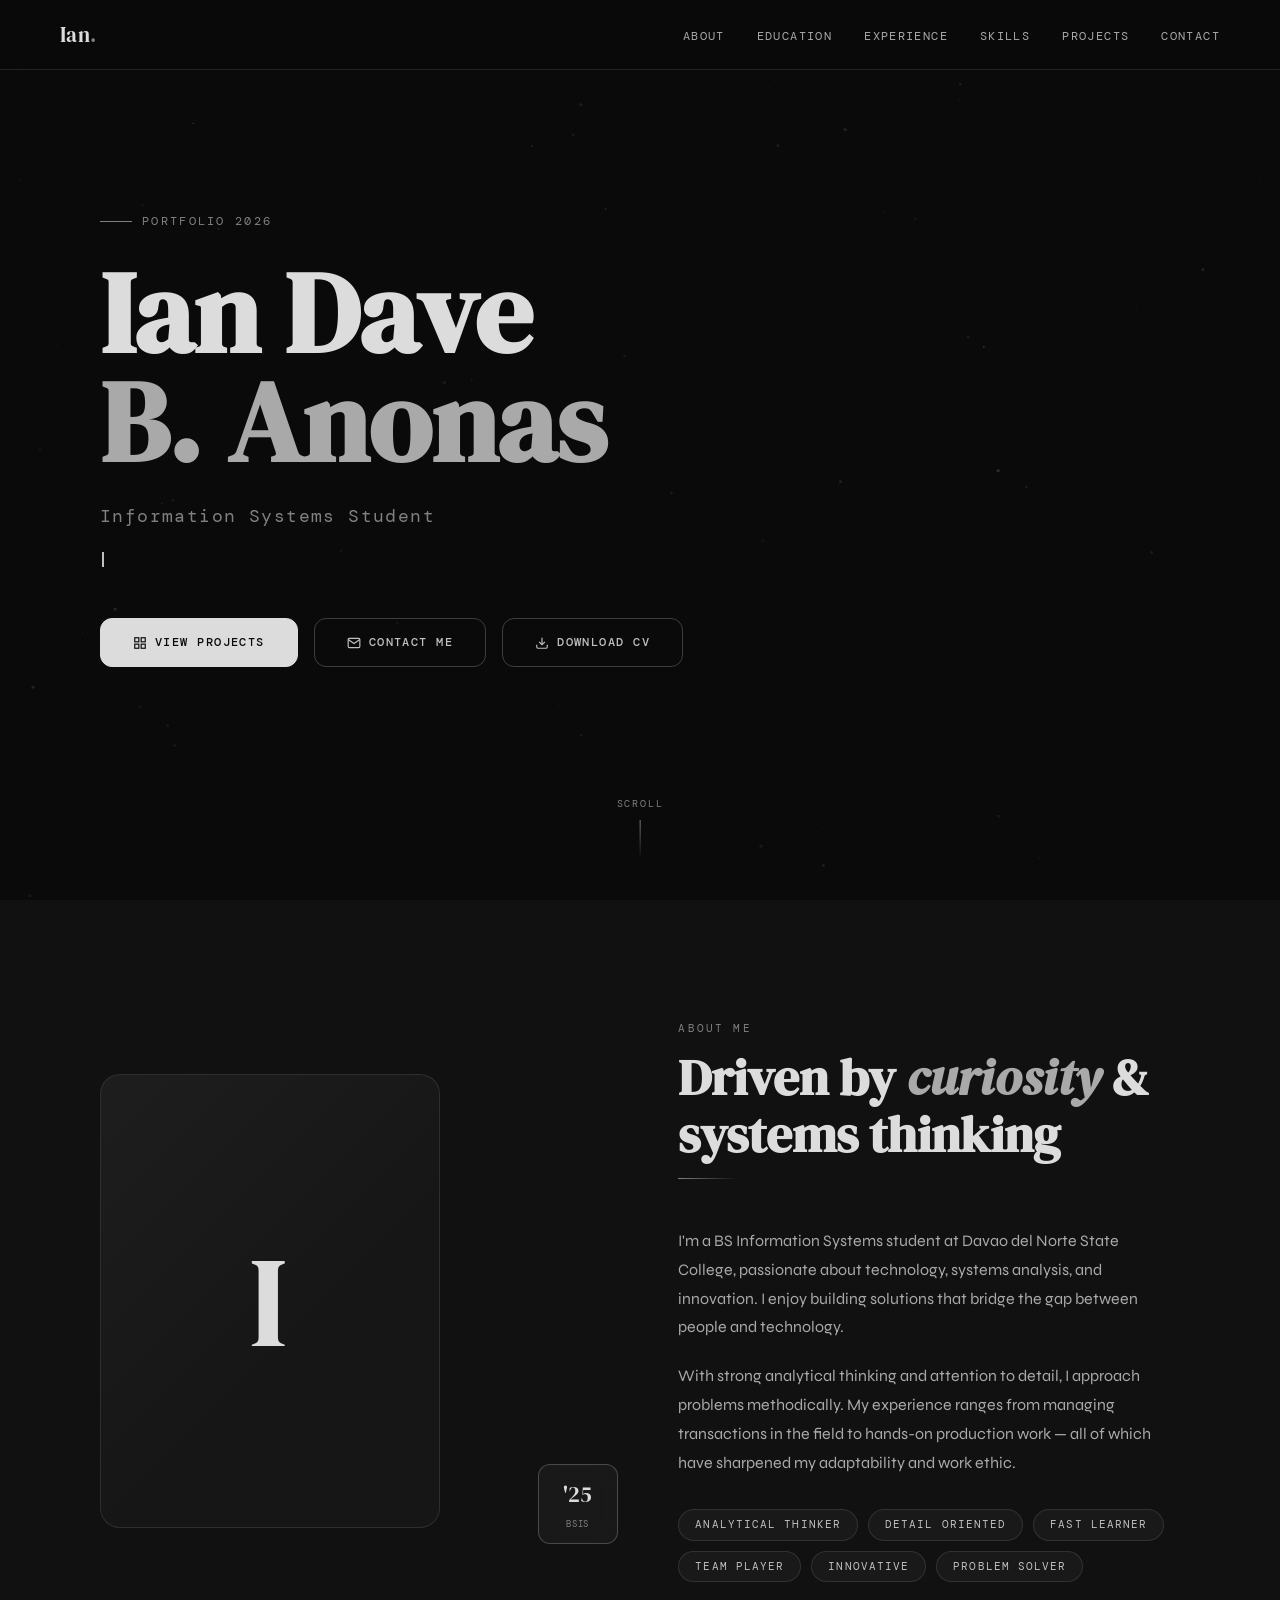
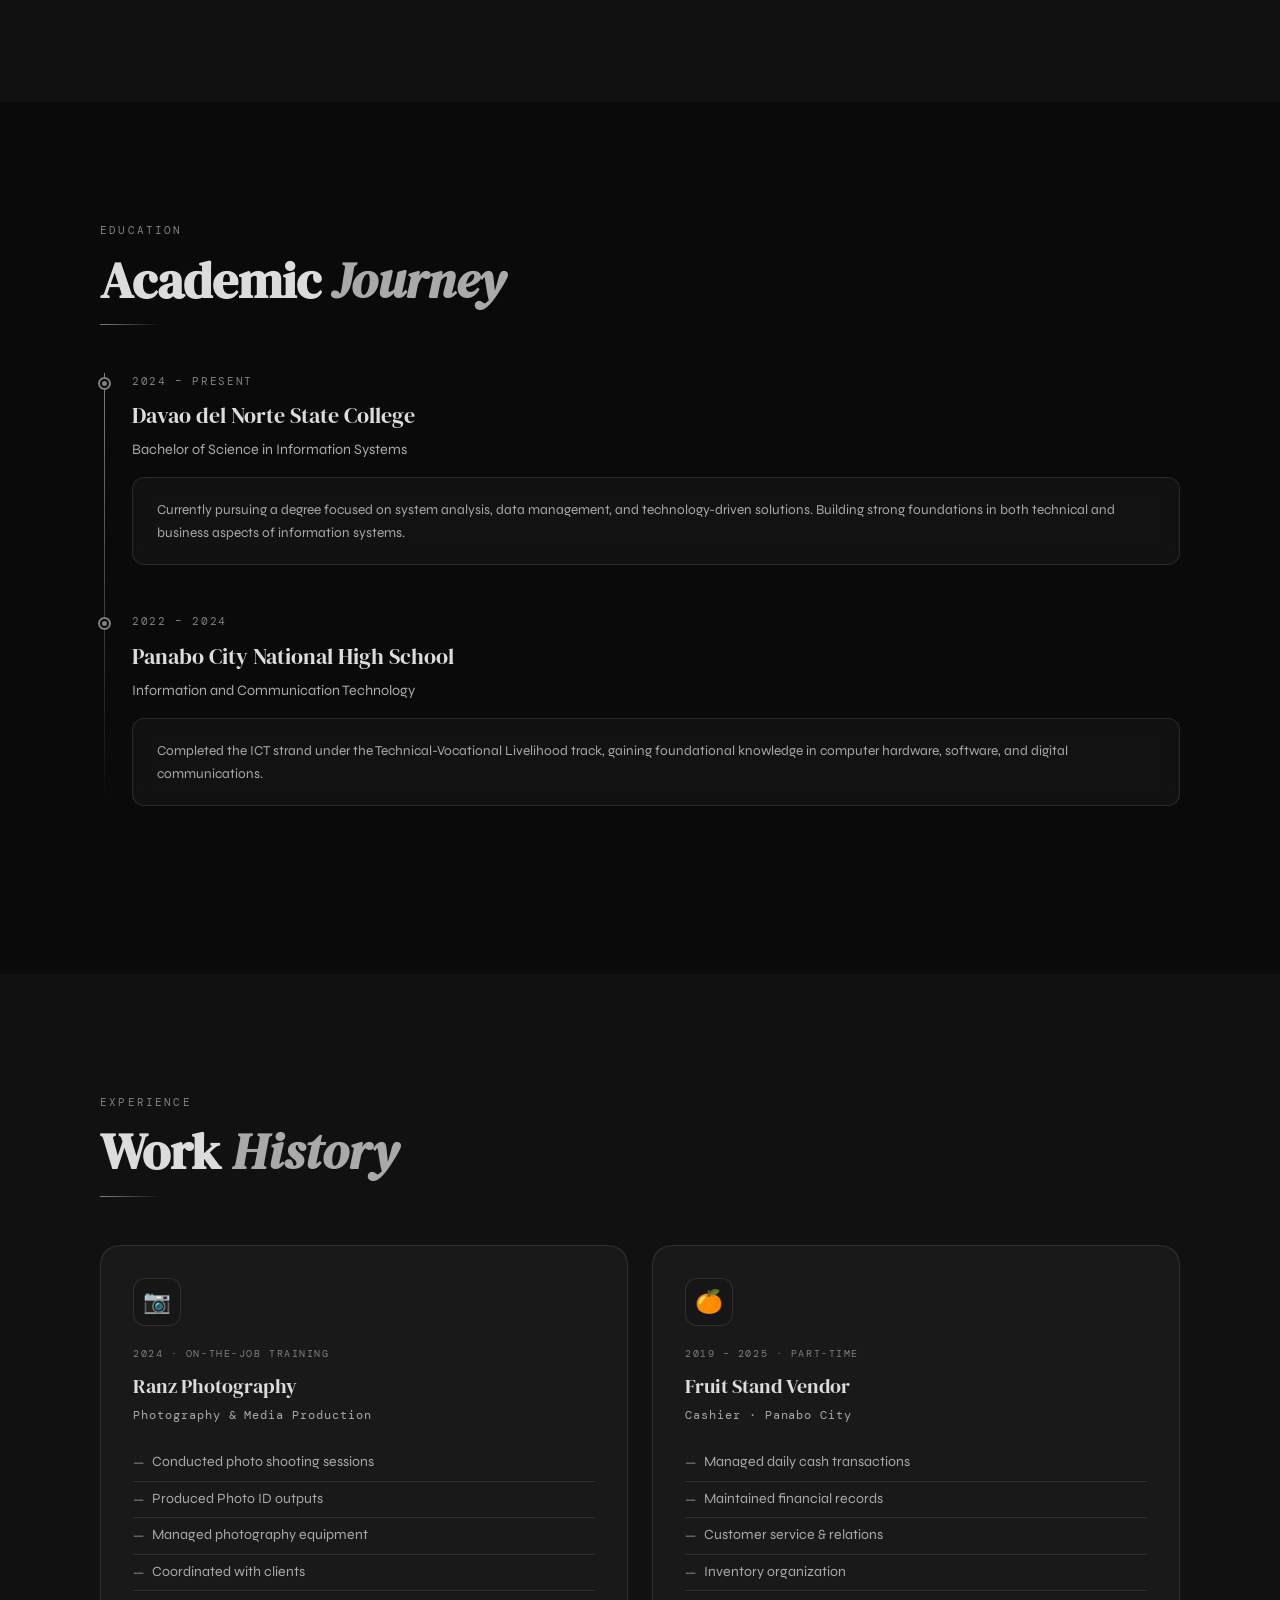
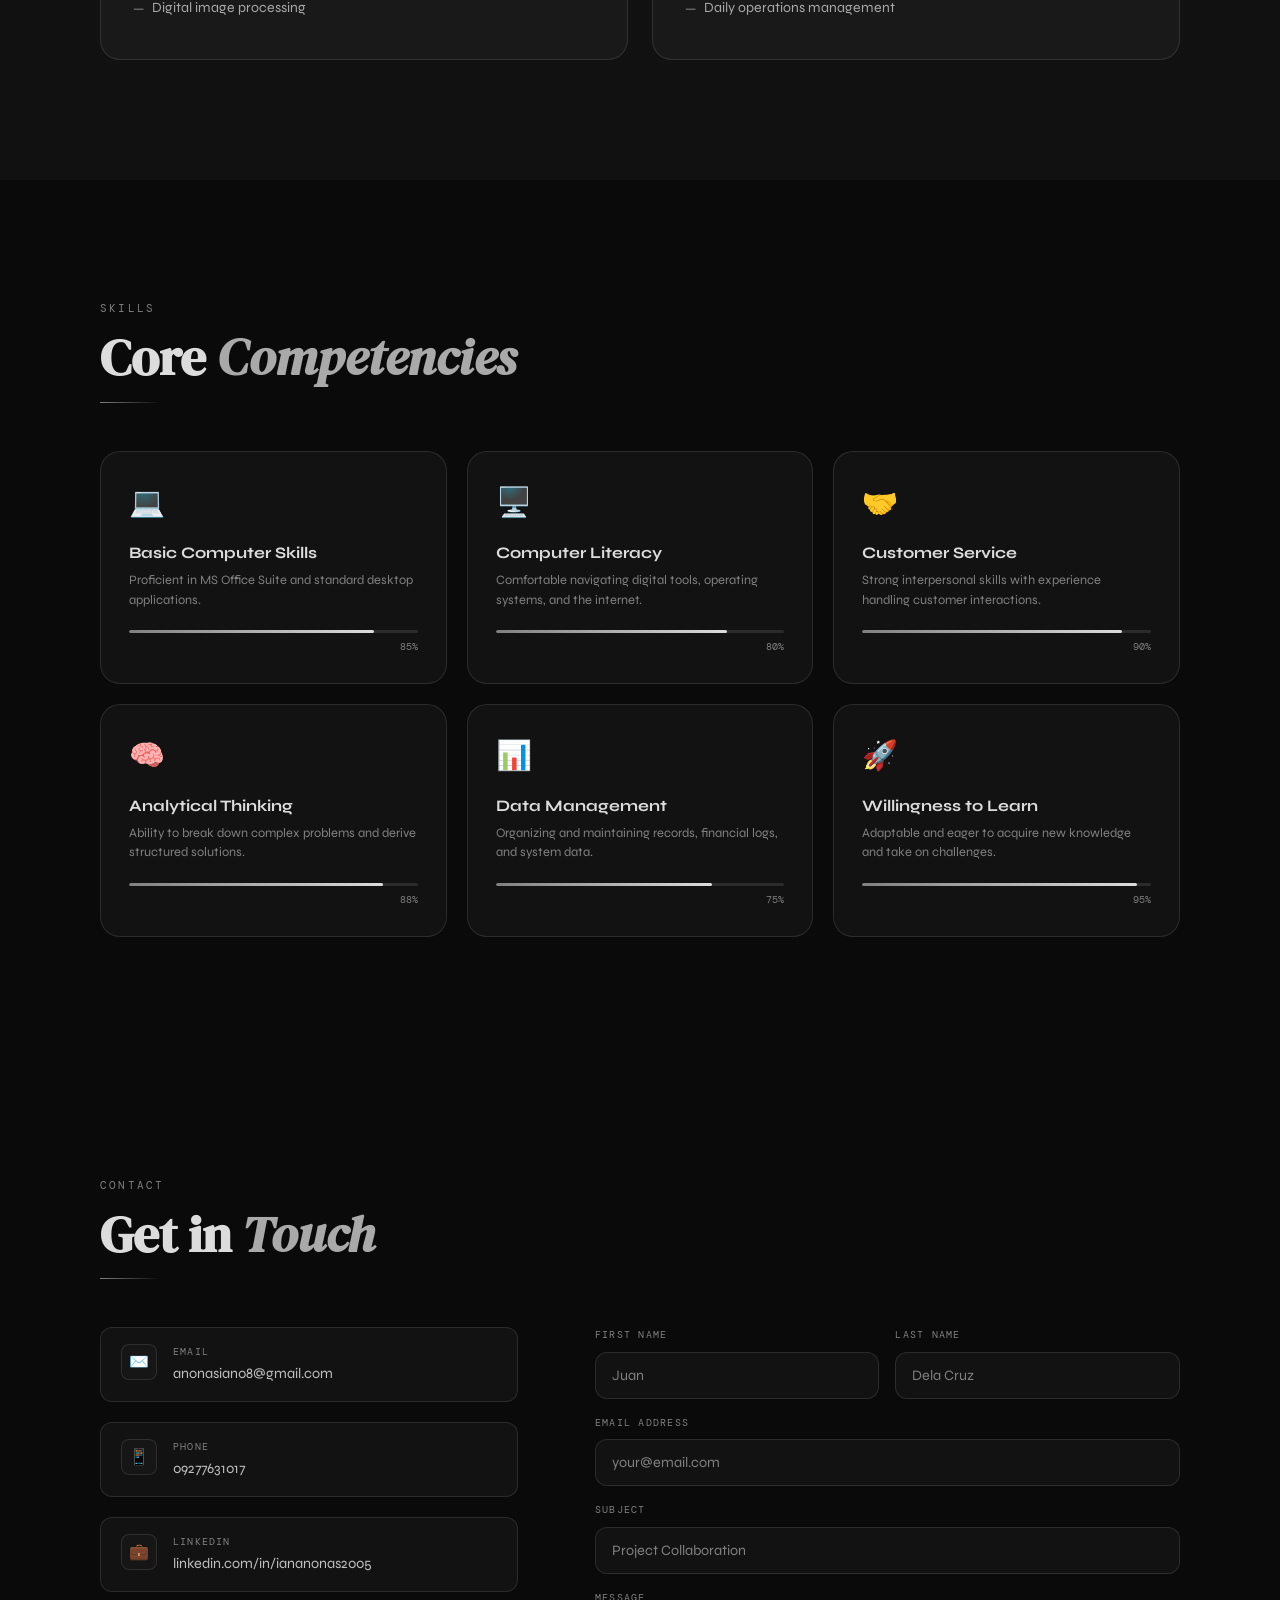
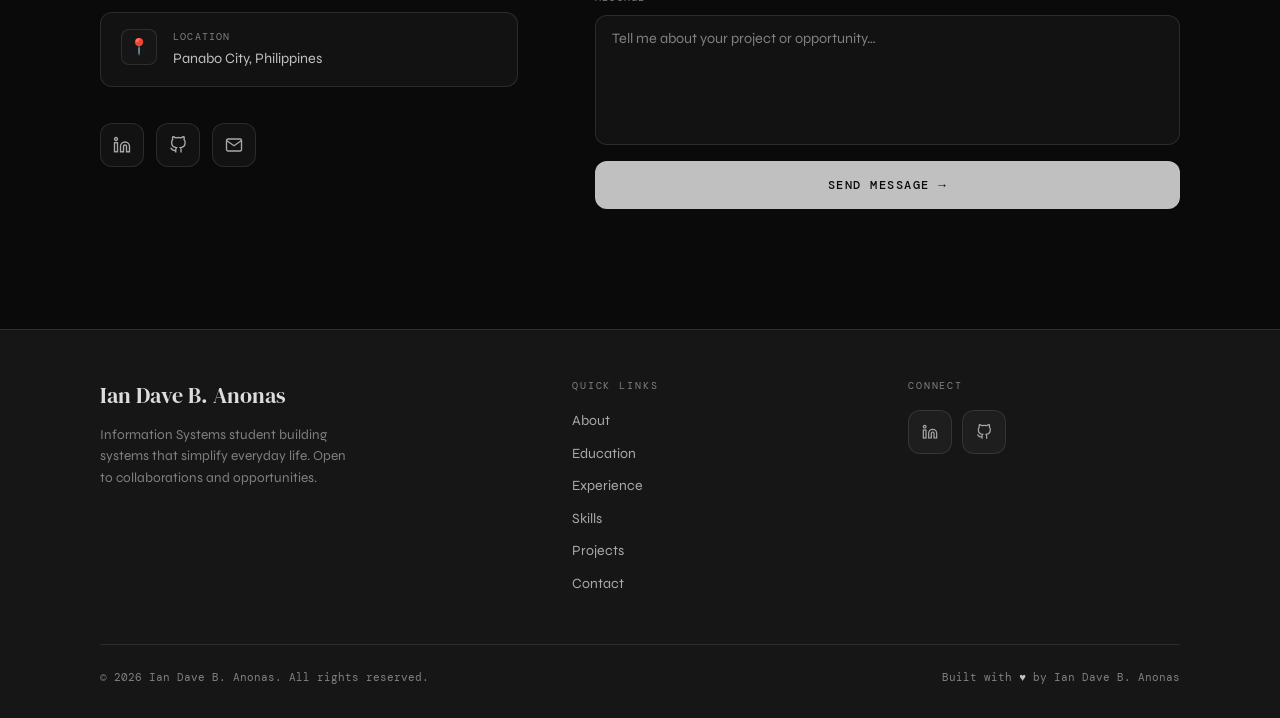
<file: index.html>
<!DOCTYPE html>
<html lang="en">
<head>
  <meta charset="UTF-8" />
  <meta name="viewport" content="width=device-width, initial-scale=1.0" />
  <meta name="description" content="Ian Dave B. Anonas — Information Systems Student | Portfolio" />
  <meta name="keywords" content="Ian Dave Anonas, Information Systems, Portfolio, Developer, Philippines" />
  <title>Ian Dave B. Anonas | Portfolio</title>
  <link rel="preconnect" href="https://fonts.googleapis.com" />
  <link href="https://fonts.googleapis.com/css2?family=DM+Serif+Display:ital@0;1&family=DM+Mono:wght@300;400;500&family=Syne:wght@400;600;700;800&display=swap" rel="stylesheet" />
  <style>
    /* ===== CSS VARIABLES ===== */
    :root {
      --col-1: #DCDCDC;
      --col-2: #C0C0C0;
      --col-3: #A9A9A9;
      --col-4: #808080;
      --bg:    #0a0a0a;
      --bg-2:  #111111;
      --bg-3:  #161616;
      --text:  #DCDCDC;
      --text-dim: #A9A9A9;
      --border: rgba(220,220,220,0.12);
      --border-bright: rgba(220,220,220,0.25);
      --glass: rgba(255,255,255,0.035);
      --glass-hover: rgba(255,255,255,0.06);
      --radius: 12px;
      --radius-lg: 20px;
      --font-display: 'DM Serif Display', serif;
      --font-body: 'Syne', sans-serif;
      --font-mono: 'DM Mono', monospace;
      --transition: 0.35s cubic-bezier(0.4,0,0.2,1);
    }

    /* ===== RESET ===== */
    *, *::before, *::after { box-sizing: border-box; margin: 0; padding: 0; }
    html { scroll-behavior: smooth; font-size: 16px; }
    body {
      background: var(--bg);
      color: var(--text);
      font-family: var(--font-body);
      line-height: 1.6;
      overflow-x: hidden;
    }
    a { color: inherit; text-decoration: none; }
    img { max-width: 100%; display: block; }
    ul { list-style: none; }

    /* ===== SCROLLBAR ===== */
    ::-webkit-scrollbar { width: 5px; }
    ::-webkit-scrollbar-track { background: var(--bg); }
    ::-webkit-scrollbar-thumb { background: var(--col-4); border-radius: 10px; }

    /* ===== SELECTION ===== */
    ::selection { background: var(--col-4); color: var(--bg); }

    /* ===== LOADING SCREEN ===== */
    #loader {
      position: fixed; inset: 0; z-index: 9999;
      background: var(--bg);
      display: flex; flex-direction: column;
      align-items: center; justify-content: center;
      gap: 20px;
      transition: opacity 0.6s ease, visibility 0.6s ease;
    }
    #loader.hidden { opacity: 0; visibility: hidden; }
    .loader-name {
      font-family: var(--font-display);
      font-size: clamp(1.8rem, 4vw, 3rem);
      color: var(--col-1);
      letter-spacing: 0.02em;
    }
    .loader-bar-wrap {
      width: 180px; height: 2px;
      background: var(--border);
      border-radius: 10px;
      overflow: hidden;
    }
    .loader-bar {
      height: 100%;
      background: linear-gradient(90deg, var(--col-4), var(--col-1));
      width: 0%;
      border-radius: 10px;
      animation: loadBar 1.8s ease forwards;
    }
    @keyframes loadBar { to { width: 100%; } }
    .loader-tag {
      font-family: var(--font-mono);
      font-size: 0.7rem;
      color: var(--col-4);
      letter-spacing: 0.15em;
      text-transform: uppercase;
    }

    /* ===== PARTICLES CANVAS ===== */
    #particles-canvas {
      position: fixed; inset: 0; z-index: 0;
      pointer-events: none;
      opacity: 0.35;
    }

    /* ===== NAVBAR ===== */
    #navbar {
      position: fixed; top: 0; left: 0; right: 0; z-index: 1000;
      padding: 0 clamp(20px, 5vw, 60px);
      height: 70px;
      display: flex; align-items: center; justify-content: space-between;
      background: rgba(10,10,10,0.75);
      backdrop-filter: blur(18px) saturate(160%);
      -webkit-backdrop-filter: blur(18px) saturate(160%);
      border-bottom: 1px solid var(--border);
      transition: var(--transition);
    }
    #navbar.scrolled {
      background: rgba(10,10,10,0.92);
      border-bottom-color: var(--border-bright);
    }
    .nav-logo {
      font-family: var(--font-display);
      font-size: 1.3rem;
      color: var(--col-1);
      letter-spacing: 0.02em;
    }
    .nav-logo span { color: var(--col-4); }
    .nav-links {
      display: flex; align-items: center; gap: 2rem;
    }
    .nav-links a {
      font-family: var(--font-mono);
      font-size: 0.72rem;
      letter-spacing: 0.12em;
      text-transform: uppercase;
      color: var(--col-3);
      position: relative;
      transition: color var(--transition);
    }
    .nav-links a::after {
      content: '';
      position: absolute; bottom: -4px; left: 0; right: 0;
      height: 1px; background: var(--col-1);
      transform: scaleX(0); transform-origin: left;
      transition: transform var(--transition);
    }
    .nav-links a:hover { color: var(--col-1); }
    .nav-links a:hover::after { transform: scaleX(1); }
    .hamburger {
      display: none; flex-direction: column; gap: 5px;
      background: none; border: none; cursor: pointer; padding: 4px;
    }
    .hamburger span {
      display: block; width: 24px; height: 1.5px;
      background: var(--col-2);
      transition: var(--transition);
    }
    .hamburger.open span:nth-child(1) { transform: translateY(6.5px) rotate(45deg); }
    .hamburger.open span:nth-child(2) { opacity: 0; }
    .hamburger.open span:nth-child(3) { transform: translateY(-6.5px) rotate(-45deg); }
    /* Mobile menu */
    .mobile-menu {
      display: none; position: fixed;
      top: 70px; left: 0; right: 0;
      background: rgba(10,10,10,0.97);
      backdrop-filter: blur(20px);
      border-bottom: 1px solid var(--border);
      padding: 24px;
      flex-direction: column; gap: 1.2rem;
      z-index: 999;
    }
    .mobile-menu.open { display: flex; }
    .mobile-menu a {
      font-family: var(--font-mono);
      font-size: 0.85rem;
      letter-spacing: 0.1em;
      text-transform: uppercase;
      color: var(--col-3);
      padding: 8px 0;
      border-bottom: 1px solid var(--border);
      transition: color var(--transition);
    }
    .mobile-menu a:hover { color: var(--col-1); }

    /* ===== SECTION BASE ===== */
    section {
      position: relative; z-index: 1;
      padding: clamp(80px, 10vw, 120px) clamp(20px, 8vw, 100px);
    }
    .section-tag {
      font-family: var(--font-mono);
      font-size: 0.68rem;
      letter-spacing: 0.2em;
      text-transform: uppercase;
      color: var(--col-4);
      margin-bottom: 12px;
    }
    .section-title {
      font-family: var(--font-display);
      font-size: clamp(2rem, 4vw, 3.2rem);
      color: var(--col-1);
      line-height: 1.1;
      margin-bottom: 16px;
    }
    .section-title em {
      font-style: italic;
      color: var(--col-3);
    }
    .section-divider {
      width: 60px; height: 1px;
      background: linear-gradient(90deg, var(--col-4), transparent);
      margin-bottom: 48px;
    }

    /* ===== HERO ===== */
    #hero {
      min-height: 100vh;
      display: flex; flex-direction: column;
      justify-content: center;
      padding-top: 100px;
      padding-left: clamp(20px, 8vw, 100px);
      padding-right: clamp(20px, 8vw, 100px);
    }
    .hero-eyebrow {
      display: inline-flex; align-items: center; gap: 10px;
      font-family: var(--font-mono);
      font-size: 0.72rem;
      letter-spacing: 0.2em;
      text-transform: uppercase;
      color: var(--col-4);
      margin-bottom: 28px;
    }
    .hero-eyebrow::before {
      content: '';
      display: block; width: 32px; height: 1px;
      background: var(--col-4);
    }
    .hero-name {
      font-family: var(--font-display);
      font-size: clamp(3.5rem, 9vw, 8rem);
      color: var(--col-1);
      line-height: 0.95;
      margin-bottom: 4px;
    }
    .hero-name .last { color: var(--col-3); }
    .hero-subtitle {
      font-family: var(--font-mono);
      font-size: clamp(0.9rem, 2vw, 1.1rem);
      color: var(--col-4);
      letter-spacing: 0.08em;
      margin-top: 20px;
      margin-bottom: 16px;
    }
    .hero-typing-wrap {
      font-family: var(--font-mono);
      font-size: clamp(0.8rem, 1.5vw, 0.95rem);
      color: var(--col-3);
      min-height: 1.6em;
      margin-bottom: 48px;
    }
    .cursor {
      display: inline-block;
      width: 2px; height: 1em;
      background: var(--col-2);
      margin-left: 2px;
      vertical-align: middle;
      animation: blink 1s step-end infinite;
    }
    @keyframes blink { 50% { opacity: 0; } }
    .hero-cta {
      display: flex; flex-wrap: wrap; gap: 16px;
      align-items: center;
    }
    .btn-primary {
      display: inline-flex; align-items: center; gap: 8px;
      padding: 14px 32px;
      background: var(--col-1);
      color: var(--bg);
      font-family: var(--font-mono);
      font-size: 0.75rem;
      font-weight: 500;
      letter-spacing: 0.12em;
      text-transform: uppercase;
      border-radius: var(--radius);
      border: 1px solid var(--col-1);
      cursor: pointer;
      transition: var(--transition);
    }
    .btn-primary:hover {
      background: transparent;
      color: var(--col-1);
      transform: translateY(-2px);
      box-shadow: 0 8px 30px rgba(220,220,220,0.1);
    }
    .btn-secondary {
      display: inline-flex; align-items: center; gap: 8px;
      padding: 14px 32px;
      background: transparent;
      color: var(--col-2);
      font-family: var(--font-mono);
      font-size: 0.75rem;
      font-weight: 500;
      letter-spacing: 0.12em;
      text-transform: uppercase;
      border-radius: var(--radius);
      border: 1px solid var(--border-bright);
      cursor: pointer;
      transition: var(--transition);
    }
    .btn-secondary:hover {
      border-color: var(--col-3);
      color: var(--col-1);
      transform: translateY(-2px);
    }
    .hero-scroll-hint {
      position: absolute;
      bottom: 40px; left: 50%;
      transform: translateX(-50%);
      display: flex; flex-direction: column; align-items: center; gap: 8px;
      font-family: var(--font-mono);
      font-size: 0.62rem;
      letter-spacing: 0.18em;
      text-transform: uppercase;
      color: var(--col-4);
    }
    .scroll-line {
      width: 1px; height: 40px;
      background: linear-gradient(to bottom, var(--col-4), transparent);
      animation: scrollDrop 2s ease infinite;
    }
    @keyframes scrollDrop {
      0% { transform: scaleY(0); transform-origin: top; }
      50% { transform: scaleY(1); transform-origin: top; }
      51% { transform: scaleY(1); transform-origin: bottom; }
      100% { transform: scaleY(0); transform-origin: bottom; }
    }

    /* ===== ABOUT ===== */
    #about { background: var(--bg-2); }
    .about-grid {
      display: grid;
      grid-template-columns: 1fr 1fr;
      gap: clamp(40px, 6vw, 80px);
      align-items: center;
    }
    .about-img-wrap {
      position: relative;
    }
    .about-img-frame {
      width: 100%; aspect-ratio: 3/4;
      max-width: 340px;
      background: var(--bg-3);
      border: 1px solid var(--border);
      border-radius: var(--radius-lg);
      display: flex; align-items: center; justify-content: center;
      overflow: hidden;
      position: relative;
    }
    .about-img-frame::before {
      content: '';
      position: absolute; inset: 0;
      background: linear-gradient(135deg, rgba(220,220,220,0.04) 0%, transparent 60%);
    }
    .about-img-placeholder {
      display: flex; flex-direction: column;
      align-items: center; justify-content: center; gap: 12px;
      color: var(--col-4);
    }
    .about-img-placeholder svg { opacity: 0.4; }
    .about-img-placeholder span {
      font-family: var(--font-mono);
      font-size: 0.65rem;
      letter-spacing: 0.15em;
      text-transform: uppercase;
      opacity: 0.5;
    }

    .about-initial {
      font-family: var(--font-display);
      font-size: clamp(4rem, 10vw, 8rem);
      color: var(--col-1);
      line-height: 1;
      display: flex;
      align-items: center;
      justify-content: center;
      width: 100%;
      height: 100%;
      font-weight: 400;
      letter-spacing: 0.02em;
    }
    .about-img-deco {
      position: absolute; bottom: -16px; right: -16px;
      width: 80px; height: 80px;
      border: 1px solid var(--border-bright);
      border-radius: var(--radius);
      background: var(--glass);
      backdrop-filter: blur(10px);
      display: flex; align-items: center; justify-content: center;
      flex-direction: column; gap: 4px;
    }
    .about-img-deco span:first-child {
      font-family: var(--font-display);
      font-size: 1.4rem;
      color: var(--col-1);
    }
    .about-img-deco span:last-child {
      font-family: var(--font-mono);
      font-size: 0.55rem;
      color: var(--col-4);
      text-transform: uppercase;
      letter-spacing: 0.1em;
    }
    .about-text p {
      color: var(--col-3);
      font-size: 1rem;
      line-height: 1.8;
      margin-bottom: 20px;
    }
    .about-traits {
      display: flex; flex-wrap: wrap; gap: 10px;
      margin-top: 32px;
    }
    .trait-pill {
      padding: 6px 16px;
      background: var(--glass);
      border: 1px solid var(--border);
      border-radius: 100px;
      font-family: var(--font-mono);
      font-size: 0.68rem;
      letter-spacing: 0.1em;
      color: var(--col-2);
      text-transform: uppercase;
      transition: var(--transition);
    }
    .trait-pill:hover {
      background: var(--glass-hover);
      border-color: var(--col-4);
      color: var(--col-1);
    }

    /* ===== EDUCATION ===== */
    #education { background: var(--bg); }
    .timeline {
      position: relative;
      padding-left: 32px;
    }
    .timeline::before {
      content: '';
      position: absolute; top: 0; left: 4px;
      width: 1px; height: 100%;
      background: linear-gradient(to bottom, var(--col-4), transparent);
    }
    .timeline-item {
      position: relative;
      margin-bottom: 48px;
      opacity: 0; transform: translateX(-20px);
      transition: opacity 0.6s ease, transform 0.6s ease;
    }
    .timeline-item.visible { opacity: 1; transform: translateX(0); }
    .timeline-dot {
      position: absolute; left: -32px; top: 6px;
      width: 9px; height: 9px;
      border-radius: 50%;
      background: var(--col-4);
      border: 2px solid var(--bg);
      box-shadow: 0 0 0 2px var(--col-4);
    }
    .timeline-date {
      font-family: var(--font-mono);
      font-size: 0.68rem;
      letter-spacing: 0.15em;
      text-transform: uppercase;
      color: var(--col-4);
      margin-bottom: 8px;
    }
    .timeline-school {
      font-family: var(--font-display);
      font-size: 1.4rem;
      color: var(--col-1);
      margin-bottom: 4px;
    }
    .timeline-degree {
      font-family: var(--font-body);
      font-size: 0.9rem;
      color: var(--col-3);
    }
    .timeline-card {
      margin-top: 16px;
      padding: 20px 24px;
      background: var(--glass);
      border: 1px solid var(--border);
      border-radius: var(--radius);
      backdrop-filter: blur(10px);
    }

    /* ===== EXPERIENCE ===== */
    #experience { background: var(--bg-2); }
    .exp-grid {
      display: grid;
      grid-template-columns: repeat(auto-fit, minmax(320px, 1fr));
      gap: 24px;
    }
    .exp-card {
      background: var(--glass);
      border: 1px solid var(--border);
      border-radius: var(--radius-lg);
      padding: 32px;
      transition: var(--transition);
      position: relative;
      overflow: hidden;
      opacity: 0; transform: translateY(20px);
    }
    .exp-card.visible { opacity: 1; transform: translateY(0); }
    .exp-card::before {
      content: '';
      position: absolute; top: 0; left: 0; right: 0;
      height: 1px;
      background: linear-gradient(90deg, transparent, var(--col-4), transparent);
      opacity: 0;
      transition: opacity var(--transition);
    }
    .exp-card:hover {
      background: var(--glass-hover);
      border-color: var(--border-bright);
      transform: translateY(-4px);
    }
    .exp-card:hover::before { opacity: 1; }
    .exp-icon {
      width: 48px; height: 48px;
      background: var(--bg-3);
      border: 1px solid var(--border);
      border-radius: var(--radius);
      display: flex; align-items: center; justify-content: center;
      margin-bottom: 20px;
      font-size: 1.4rem;
    }
    .exp-year {
      font-family: var(--font-mono);
      font-size: 0.65rem;
      letter-spacing: 0.15em;
      color: var(--col-4);
      text-transform: uppercase;
      margin-bottom: 8px;
    }
    .exp-title {
      font-family: var(--font-display);
      font-size: 1.25rem;
      color: var(--col-1);
      margin-bottom: 4px;
    }
    .exp-role {
      font-family: var(--font-mono);
      font-size: 0.75rem;
      color: var(--col-3);
      letter-spacing: 0.08em;
      margin-bottom: 20px;
    }
    .exp-list li {
      font-size: 0.88rem;
      color: var(--col-3);
      padding: 6px 0;
      border-bottom: 1px solid var(--border);
      display: flex; align-items: flex-start; gap: 8px;
    }
    .exp-list li:last-child { border-bottom: none; }
    .exp-list li::before {
      content: '—';
      color: var(--col-4);
      flex-shrink: 0;
      margin-top: 1px;
    }

    /* ===== SKILLS ===== */
    #skills { background: var(--bg); }
    .skills-grid {
      display: grid;
      grid-template-columns: repeat(auto-fit, minmax(260px, 1fr));
      gap: 20px;
    }
    .skill-card {
      background: var(--glass);
      border: 1px solid var(--border);
      border-radius: var(--radius-lg);
      padding: 28px;
      transition: var(--transition);
      opacity: 0; transform: translateY(20px);
      position: relative; overflow: hidden;
    }
    .skill-card.visible { opacity: 1; transform: translateY(0); }
    .skill-card:hover {
      background: var(--glass-hover);
      border-color: var(--border-bright);
      transform: translateY(-4px);
    }
    .skill-icon {
      font-size: 1.8rem;
      margin-bottom: 14px;
    }
    .skill-name {
      font-family: var(--font-body);
      font-size: 1rem;
      font-weight: 700;
      color: var(--col-1);
      margin-bottom: 6px;
    }
    .skill-desc {
      font-size: 0.8rem;
      color: var(--col-4);
      margin-bottom: 20px;
      line-height: 1.5;
    }
    .skill-bar-wrap {
      height: 3px;
      background: var(--border);
      border-radius: 10px;
      overflow: hidden;
    }
    .skill-bar {
      height: 100%;
      background: linear-gradient(90deg, var(--col-4), var(--col-1));
      border-radius: 10px;
      width: 0%;
      transition: width 1.2s cubic-bezier(0.4,0,0.2,1);
    }
    .skill-percent {
      font-family: var(--font-mono);
      font-size: 0.62rem;
      color: var(--col-4);
      text-align: right;
      margin-top: 6px;
    }

    /* ===== PROJECTS ===== */
    #projects { background: var(--bg-2); }
    .projects-grid {
      display: grid;
      grid-template-columns: repeat(auto-fit, minmax(300px, 1fr));
      gap: 24px;
    }
    .project-card {
      background: var(--glass);
      border: 1px solid var(--border);
      border-radius: var(--radius-lg);
      overflow: hidden;
      transition: var(--transition);
      opacity: 0; transform: translateY(20px);
    }
    .project-card.visible { opacity: 1; transform: translateY(0); }
    .project-card:hover {
      border-color: var(--border-bright);
      transform: translateY(-6px);
      box-shadow: 0 20px 60px rgba(0,0,0,0.5);
    }
    .project-img {
      height: 180px;
      background: var(--bg-3);
      position: relative;
      display: flex; align-items: center; justify-content: center;
      overflow: hidden;
    }
    .project-img-grid {
      display: grid;
      grid-template-columns: repeat(4, 1fr);
      grid-template-rows: repeat(3, 1fr);
      width: 100%; height: 100%;
      opacity: 0.15;
    }
    .project-img-grid div {
      border: 1px solid var(--col-4);
    }
    .project-img-icon {
      position: absolute;
      font-size: 2.5rem;
      z-index: 1;
    }
    .project-body { padding: 24px; }
    .project-name {
      font-family: var(--font-display);
      font-size: 1.15rem;
      color: var(--col-1);
      margin-bottom: 8px;
    }
    .project-desc {
      font-size: 0.85rem;
      color: var(--col-3);
      line-height: 1.7;
      margin-bottom: 16px;
    }
    .project-tags {
      display: flex; flex-wrap: wrap; gap: 8px;
      margin-bottom: 20px;
    }
    .project-tag {
      padding: 4px 10px;
      background: var(--bg-3);
      border: 1px solid var(--border);
      border-radius: 6px;
      font-family: var(--font-mono);
      font-size: 0.62rem;
      color: var(--col-4);
      letter-spacing: 0.08em;
      text-transform: uppercase;
    }
    .project-actions {
      display: flex; gap: 10px;
    }
    .btn-sm {
      flex: 1;
      padding: 10px 16px;
      text-align: center;
      font-family: var(--font-mono);
      font-size: 0.68rem;
      letter-spacing: 0.1em;
      text-transform: uppercase;
      border-radius: var(--radius);
      border: 1px solid var(--border);
      color: var(--col-3);
      background: transparent;
      cursor: pointer;
      transition: var(--transition);
      display: flex; align-items: center; justify-content: center; gap: 6px;
    }
    .btn-sm:hover {
      border-color: var(--col-3);
      color: var(--col-1);
      background: var(--glass-hover);
    }
    .btn-sm.primary {
      background: var(--col-1);
      color: var(--bg);
      border-color: var(--col-1);
    }
    .btn-sm.primary:hover {
      background: var(--col-2);
      color: var(--bg);
    }

    /* ===== CONTACT ===== */
    #contact { background: var(--bg); }
    .contact-grid {
      display: grid;
      grid-template-columns: 1fr 1.4fr;
      gap: clamp(40px, 6vw, 80px);
    }
    .contact-info-list {
      display: flex; flex-direction: column; gap: 20px;
      margin-bottom: 36px;
    }
    .contact-item {
      display: flex; align-items: flex-start; gap: 16px;
      padding: 16px 20px;
      background: var(--glass);
      border: 1px solid var(--border);
      border-radius: var(--radius);
      transition: var(--transition);
    }
    .contact-item:hover {
      border-color: var(--border-bright);
      background: var(--glass-hover);
    }
    .contact-item-icon {
      width: 36px; height: 36px; flex-shrink: 0;
      background: var(--bg-3);
      border: 1px solid var(--border);
      border-radius: 8px;
      display: flex; align-items: center; justify-content: center;
      font-size: 1rem;
    }
    .contact-item-label {
      font-family: var(--font-mono);
      font-size: 0.62rem;
      letter-spacing: 0.12em;
      text-transform: uppercase;
      color: var(--col-4);
      margin-bottom: 2px;
    }
    .contact-item-value {
      font-size: 0.9rem;
      color: var(--col-2);
    }
    .social-links {
      display: flex; gap: 12px;
    }
    .social-btn {
      width: 44px; height: 44px;
      background: var(--glass);
      border: 1px solid var(--border);
      border-radius: var(--radius);
      display: flex; align-items: center; justify-content: center;
      font-size: 1.1rem;
      color: var(--col-3);
      transition: var(--transition);
      cursor: pointer;
    }
    .social-btn:hover {
      background: var(--glass-hover);
      border-color: var(--col-3);
      color: var(--col-1);
      transform: translateY(-3px);
    }
    /* Contact Form */
    .contact-form {
      display: flex; flex-direction: column; gap: 16px;
    }
    .form-row { display: grid; grid-template-columns: 1fr 1fr; gap: 16px; }
    .form-group { display: flex; flex-direction: column; gap: 8px; }
    .form-label {
      font-family: var(--font-mono);
      font-size: 0.65rem;
      letter-spacing: 0.12em;
      text-transform: uppercase;
      color: var(--col-4);
    }
    .form-input, .form-textarea {
      background: var(--glass);
      border: 1px solid var(--border);
      border-radius: var(--radius);
      padding: 14px 16px;
      color: var(--col-1);
      font-family: var(--font-body);
      font-size: 0.9rem;
      outline: none;
      transition: var(--transition);
      resize: none;
    }
    .form-input::placeholder, .form-textarea::placeholder { color: var(--col-4); }
    .form-input:focus, .form-textarea:focus {
      border-color: var(--col-3);
      background: var(--glass-hover);
    }
    .form-textarea { height: 130px; }
    .form-submit {
      width: 100%;
      padding: 16px;
      background: var(--col-2);
      color: var(--bg);
      font-family: var(--font-mono);
      font-size: 0.78rem;
      font-weight: 500;
      letter-spacing: 0.12em;
      text-transform: uppercase;
      border: none;
      border-radius: var(--radius);
      cursor: pointer;
      transition: var(--transition);
    }
    .form-submit:hover {
      background: var(--col-1);
      transform: translateY(-2px);
      box-shadow: 0 8px 30px rgba(220,220,220,0.12);
    }
    .form-success {
      display: none;
      padding: 16px;
      background: var(--glass);
      border: 1px solid var(--border-bright);
      border-radius: var(--radius);
      font-family: var(--font-mono);
      font-size: 0.8rem;
      color: var(--col-2);
      text-align: center;
    }

    /* ===== FOOTER ===== */
    footer {
      position: relative; z-index: 1;
      background: var(--bg-3);
      border-top: 1px solid var(--border);
      padding: 48px clamp(20px, 8vw, 100px) 32px;
    }
    .footer-grid {
      display: grid;
      grid-template-columns: 1.5fr 1fr 1fr;
      gap: clamp(32px, 5vw, 64px);
      margin-bottom: 48px;
    }
    .footer-brand-name {
      font-family: var(--font-display);
      font-size: 1.4rem;
      color: var(--col-1);
      margin-bottom: 10px;
    }
    .footer-brand-desc {
      font-size: 0.85rem;
      color: var(--col-4);
      line-height: 1.6;
      max-width: 260px;
    }
    .footer-col-title {
      font-family: var(--font-mono);
      font-size: 0.65rem;
      letter-spacing: 0.18em;
      text-transform: uppercase;
      color: var(--col-4);
      margin-bottom: 16px;
    }
    .footer-links { display: flex; flex-direction: column; gap: 10px; }
    .footer-links a {
      font-size: 0.88rem;
      color: var(--col-3);
      transition: color var(--transition);
    }
    .footer-links a:hover { color: var(--col-1); }
    .footer-socials { display: flex; gap: 10px; }
    .footer-bottom {
      border-top: 1px solid var(--border);
      padding-top: 24px;
      display: flex; align-items: center; justify-content: space-between;
      flex-wrap: wrap; gap: 12px;
    }
    .footer-copy, .footer-heart {
      font-family: var(--font-mono);
      font-size: 0.7rem;
      color: var(--col-4);
    }
    .footer-heart span { color: var(--col-2); }

    /* ===== BACK TO TOP ===== */
    #back-to-top {
      position: fixed; bottom: 32px; right: 32px; z-index: 900;
      width: 44px; height: 44px;
      background: var(--bg-3);
      border: 1px solid var(--border-bright);
      border-radius: 50%;
      display: flex; align-items: center; justify-content: center;
      cursor: pointer;
      opacity: 0; visibility: hidden;
      transform: translateY(10px);
      transition: var(--transition);
      color: var(--col-2);
    }
    #back-to-top.show { opacity: 1; visibility: visible; transform: translateY(0); }
    #back-to-top:hover {
      background: var(--col-4);
      color: var(--bg);
      border-color: var(--col-4);
    }

    /* ===== SCROLL REVEAL ===== */
    .reveal {
      opacity: 0; transform: translateY(30px);
      transition: opacity 0.7s ease, transform 0.7s ease;
    }
    .reveal.visible { opacity: 1; transform: translateY(0); }

    /* ===== RESPONSIVE ===== */
    @media (max-width: 900px) {
      .about-grid { grid-template-columns: 1fr; }
      .about-img-wrap { display: flex; justify-content: center; }
      .contact-grid { grid-template-columns: 1fr; }
      .footer-grid { grid-template-columns: 1fr 1fr; }
    }
    @media (max-width: 700px) {
      .nav-links { display: none; }
      .hamburger { display: flex; }
      .form-row { grid-template-columns: 1fr; }
      .footer-grid { grid-template-columns: 1fr; }
    }
    @media (max-width: 480px) {
      .hero-cta { flex-direction: column; }
      .btn-primary, .btn-secondary { width: 100%; justify-content: center; }
    }
  </style>
</head>
<body>

<!-- ===== LOADER ===== -->
<div id="loader">
  <div class="loader-tag">Loading Portfolio</div>
  <div class="loader-name">Ian Dave</div>
  <div class="loader-bar-wrap"><div class="loader-bar"></div></div>
</div>

<!-- ===== PARTICLES ===== -->
<canvas id="particles-canvas"></canvas>

<!-- ===== NAVBAR ===== -->
<nav id="navbar">
  <a href="#hero" class="nav-logo">Ian<span>.</span></a>
  <ul class="nav-links">
    <li><a href="#about">About</a></li>
    <li><a href="#education">Education</a></li>
    <li><a href="#experience">Experience</a></li>
    <li><a href="#skills">Skills</a></li>
    <li><a href="#projects">Projects</a></li>
    <li><a href="#contact">Contact</a></li>
  </ul>
  <button class="hamburger" id="hamburger" aria-label="Menu">
    <span></span><span></span><span></span>
  </button>
</nav>

<!-- Mobile Menu -->
<div class="mobile-menu" id="mobile-menu">
  <a href="#about" onclick="closeMenu()">About</a>
  <a href="#education" onclick="closeMenu()">Education</a>
  <a href="#experience" onclick="closeMenu()">Experience</a>
  <a href="#skills" onclick="closeMenu()">Skills</a>
  <a href="#projects" onclick="closeMenu()">Projects</a>
  <a href="#contact" onclick="closeMenu()">Contact</a>
</div>

<!-- ===== HERO ===== -->
<section id="hero">
  <div class="hero-eyebrow">Portfolio 2026</div>
  <h1 class="hero-name">Ian Dave<br><span class="last">B. Anonas</span></h1>
  <p class="hero-subtitle">Information Systems Student</p>
  <div class="hero-typing-wrap">
    <span id="typing-text"></span><span class="cursor"></span>
  </div>
  <div class="hero-cta">
    <a href="#projects" class="btn-primary">
      <svg width="14" height="14" viewBox="0 0 24 24" fill="none" stroke="currentColor" stroke-width="2"><rect x="3" y="3" width="7" height="7"/><rect x="14" y="3" width="7" height="7"/><rect x="14" y="14" width="7" height="7"/><rect x="3" y="14" width="7" height="7"/></svg>
      View Projects
    </a>
    <a href="#contact" class="btn-secondary">
      <svg width="14" height="14" viewBox="0 0 24 24" fill="none" stroke="currentColor" stroke-width="2"><path d="M4 4h16c1.1 0 2 .9 2 2v12c0 1.1-.9 2-2 2H4c-1.1 0-2-.9-2-2V6c0-1.1.9-2 2-2z"/><polyline points="22,6 12,13 2,6"/></svg>
      Contact Me
    </a>
    <a href="resume.pdf" download class="btn-secondary">
      <svg width="14" height="14" viewBox="0 0 24 24" fill="none" stroke="currentColor" stroke-width="2"><path d="M21 15v4a2 2 0 0 1-2 2H5a2 2 0 0 1-2-2v-4"/><polyline points="7 10 12 15 17 10"/><line x1="12" y1="15" x2="12" y2="3"/></svg>
      Download CV
    </a>
  </div>
  <div class="hero-scroll-hint">
    <span>Scroll</span>
    <div class="scroll-line"></div>
  </div>
</section>

<!-- ===== ABOUT ===== -->
<section id="about">
  <div class="about-grid">
    <div class="about-img-wrap">
      <div class="about-img-frame">
        <div class="about-img-placeholder">
          <div class="about-initial">I</div>
        </div>
      </div>
      <div class="about-img-deco">
        <span>'25</span>
        <span>BSIS</span>
      </div>
    </div>
    <div class="about-text reveal">
      <div class="section-tag">About Me</div>
      <h2 class="section-title">Driven by <em>curiosity</em> &amp; systems thinking</h2>
      <div class="section-divider"></div>
      <p>I'm a BS Information Systems student at Davao del Norte State College, passionate about technology, systems analysis, and innovation. I enjoy building solutions that bridge the gap between people and technology.</p>
      <p>With strong analytical thinking and attention to detail, I approach problems methodically. My experience ranges from managing transactions in the field to hands-on production work — all of which have sharpened my adaptability and work ethic.</p>
      <div class="about-traits">
        <span class="trait-pill">Analytical Thinker</span>
        <span class="trait-pill">Detail Oriented</span>
        <span class="trait-pill">Fast Learner</span>
        <span class="trait-pill">Team Player</span>
        <span class="trait-pill">Innovative</span>
        <span class="trait-pill">Problem Solver</span>
      </div>
    </div>
  </div>
</section>

<!-- ===== EDUCATION ===== -->
<section id="education">
  <div class="section-tag reveal">Education</div>
  <h2 class="section-title reveal">Academic <em>Journey</em></h2>
  <div class="section-divider"></div>
  <div class="timeline">
    <div class="timeline-item">
      <div class="timeline-dot"></div>
      <div class="timeline-date">2024 – Present</div>
      <div class="timeline-school">Davao del Norte State College</div>
      <div class="timeline-degree">Bachelor of Science in Information Systems</div>
      <div class="timeline-card">
        <p style="font-size:0.85rem;color:var(--col-3);line-height:1.7;">Currently pursuing a degree focused on system analysis, data management, and technology-driven solutions. Building strong foundations in both technical and business aspects of information systems.</p>
      </div>
    </div>
    <div class="timeline-item">
      <div class="timeline-dot"></div>
      <div class="timeline-date">2022 – 2024</div>
      <div class="timeline-school">Panabo City National High School</div>
      <div class="timeline-degree">Information and Communication Technology</div>
      <div class="timeline-card">
        <p style="font-size:0.85rem;color:var(--col-3);line-height:1.7;">Completed the ICT strand under the Technical-Vocational Livelihood track, gaining foundational knowledge in computer hardware, software, and digital communications.</p>
      </div>
    </div>
  </div>
</section>

<!-- ===== EXPERIENCE ===== -->
<section id="experience">
  <div class="section-tag reveal">Experience</div>
  <h2 class="section-title reveal">Work <em>History</em></h2>
  <div class="section-divider"></div>
  <div class="exp-grid">
    <div class="exp-card">
      <div class="exp-icon">📷</div>
      <div class="exp-year">2024 · On-the-Job Training</div>
      <div class="exp-title">Ranz Photography</div>
      <div class="exp-role">Photography & Media Production</div>
      <ul class="exp-list">
        <li>Conducted photo shooting sessions</li>
        <li>Produced Photo ID outputs</li>
        <li>Managed photography equipment</li>
        <li>Coordinated with clients</li>
        <li>Digital image processing</li>
      </ul>
    </div>
    <div class="exp-card">
      <div class="exp-icon">🍊</div>
      <div class="exp-year">2019 – 2025 · Part-Time</div>
      <div class="exp-title">Fruit Stand Vendor</div>
      <div class="exp-role">Cashier · Panabo City</div>
      <ul class="exp-list">
        <li>Managed daily cash transactions</li>
        <li>Maintained financial records</li>
        <li>Customer service & relations</li>
        <li>Inventory organization</li>
        <li>Daily operations management</li>
      </ul>
    </div>
  </div>
</section>

<!-- ===== SKILLS ===== -->
<section id="skills">
  <div class="section-tag reveal">Skills</div>
  <h2 class="section-title reveal">Core <em>Competencies</em></h2>
  <div class="section-divider"></div>
  <div class="skills-grid">
    <div class="skill-card" data-progress="85">
      <div class="skill-icon">💻</div>
      <div class="skill-name">Basic Computer Skills</div>
      <div class="skill-desc">Proficient in MS Office Suite and standard desktop applications.</div>
      <div class="skill-bar-wrap"><div class="skill-bar"></div></div>
      <div class="skill-percent">85%</div>
    </div>
    <div class="skill-card" data-progress="80">
      <div class="skill-icon">🖥️</div>
      <div class="skill-name">Computer Literacy</div>
      <div class="skill-desc">Comfortable navigating digital tools, operating systems, and the internet.</div>
      <div class="skill-bar-wrap"><div class="skill-bar"></div></div>
      <div class="skill-percent">80%</div>
    </div>
    <div class="skill-card" data-progress="90">
      <div class="skill-icon">🤝</div>
      <div class="skill-name">Customer Service</div>
      <div class="skill-desc">Strong interpersonal skills with experience handling customer interactions.</div>
      <div class="skill-bar-wrap"><div class="skill-bar"></div></div>
      <div class="skill-percent">90%</div>
    </div>
    <div class="skill-card" data-progress="88">
      <div class="skill-icon">🧠</div>
      <div class="skill-name">Analytical Thinking</div>
      <div class="skill-desc">Ability to break down complex problems and derive structured solutions.</div>
      <div class="skill-bar-wrap"><div class="skill-bar"></div></div>
      <div class="skill-percent">88%</div>
    </div>
    <div class="skill-card" data-progress="75">
      <div class="skill-icon">📊</div>
      <div class="skill-name">Data Management</div>
      <div class="skill-desc">Organizing and maintaining records, financial logs, and system data.</div>
      <div class="skill-bar-wrap"><div class="skill-bar"></div></div>
      <div class="skill-percent">75%</div>
    </div>
    <div class="skill-card" data-progress="95">
      <div class="skill-icon">🚀</div>
      <div class="skill-name">Willingness to Learn</div>
      <div class="skill-desc">Adaptable and eager to acquire new knowledge and take on challenges.</div>
      <div class="skill-bar-wrap"><div class="skill-bar"></div></div>
      <div class="skill-percent">95%</div>
    </div>
  </div>
</section>

<!-- Projects removed -->

<!-- ===== CONTACT ===== -->
<section id="contact">
  <div class="section-tag reveal">Contact</div>
  <h2 class="section-title reveal">Get in <em>Touch</em></h2>
  <div class="section-divider"></div>
  <div class="contact-grid">
    <div>
      <div class="contact-info-list reveal">
        <a href="mailto:anonasian08@gmail.com" class="contact-item">
          <div class="contact-item-icon">✉️</div>
          <div>
            <div class="contact-item-label">Email</div>
            <div class="contact-item-value">anonasian08@gmail.com</div>
          </div>
        </a>
        <a href="tel:09277631017" class="contact-item">
          <div class="contact-item-icon">📱</div>
          <div>
            <div class="contact-item-label">Phone</div>
            <div class="contact-item-value">09277631017</div>
          </div>
        </a>
        <a href="https://www.linkedin.com/in/iananonas2005" target="_blank" class="contact-item">
          <div class="contact-item-icon">💼</div>
          <div>
            <div class="contact-item-label">LinkedIn</div>
            <div class="contact-item-value">linkedin.com/in/iananonas2005</div>
          </div>
        </a>
        <div class="contact-item">
          <div class="contact-item-icon">📍</div>
          <div>
            <div class="contact-item-label">Location</div>
            <div class="contact-item-value">Panabo City, Philippines</div>
          </div>
        </div>
      </div>
      <div class="social-links reveal">
        <a href="https://www.linkedin.com/in/iananonas2005" target="_blank" class="social-btn" title="LinkedIn">
          <svg width="18" height="18" viewBox="0 0 24 24" fill="none" stroke="currentColor" stroke-width="1.8"><path d="M16 8a6 6 0 0 1 6 6v7h-4v-7a2 2 0 0 0-2-2 2 2 0 0 0-2 2v7h-4v-7a6 6 0 0 1 6-6z"/><rect x="2" y="9" width="4" height="12"/><circle cx="4" cy="4" r="2"/></svg>
        </a>
        <a href="https://github.com" target="_blank" class="social-btn" title="GitHub">
          <svg width="18" height="18" viewBox="0 0 24 24" fill="none" stroke="currentColor" stroke-width="1.8"><path d="M9 19c-5 1.5-5-2.5-7-3m14 6v-3.87a3.37 3.37 0 0 0-.94-2.61c3.14-.35 6.44-1.54 6.44-7A5.44 5.44 0 0 0 20 4.77 5.07 5.07 0 0 0 19.91 1S18.73.65 16 2.48a13.38 13.38 0 0 0-7 0C6.27.65 5.09 1 5.09 1A5.07 5.07 0 0 0 5 4.77a5.44 5.44 0 0 0-1.5 3.78c0 5.42 3.3 6.61 6.44 7A3.37 3.37 0 0 0 9 18.13V22"/></svg>
        </a>
        <a href="mailto:anonasian08@gmail.com" class="social-btn" title="Email">
          <svg width="18" height="18" viewBox="0 0 24 24" fill="none" stroke="currentColor" stroke-width="1.8"><path d="M4 4h16c1.1 0 2 .9 2 2v12c0 1.1-.9 2-2 2H4c-1.1 0-2-.9-2-2V6c0-1.1.9-2 2-2z"/><polyline points="22,6 12,13 2,6"/></svg>
        </a>
      </div>
    </div>
    <div class="reveal">
      <form class="contact-form" id="contact-form" onsubmit="handleFormSubmit(event)">
        <div class="form-row">
          <div class="form-group">
            <label class="form-label">First Name</label>
            <input class="form-input" type="text" placeholder="Juan" required />
          </div>
          <div class="form-group">
            <label class="form-label">Last Name</label>
            <input class="form-input" type="text" placeholder="Dela Cruz" required />
          </div>
        </div>
        <div class="form-group">
          <label class="form-label">Email Address</label>
          <input class="form-input" type="email" placeholder="your@email.com" required />
        </div>
        <div class="form-group">
          <label class="form-label">Subject</label>
          <input class="form-input" type="text" placeholder="Project Collaboration" />
        </div>
        <div class="form-group">
          <label class="form-label">Message</label>
          <textarea class="form-textarea" placeholder="Tell me about your project or opportunity…" required></textarea>
        </div>
        <button type="submit" class="form-submit">Send Message →</button>
        <div class="form-success" id="form-success">
          ✓ Message received! I'll get back to you shortly.
        </div>
      </form>
    </div>
  </div>
</section>

<!-- ===== FOOTER ===== -->
<footer>
  <div class="footer-grid">
    <div>
      <div class="footer-brand-name">Ian Dave B. Anonas</div>
      <p class="footer-brand-desc">Information Systems student building systems that simplify everyday life. Open to collaborations and opportunities.</p>
    </div>
    <div>
      <div class="footer-col-title">Quick Links</div>
      <div class="footer-links">
        <a href="#about">About</a>
        <a href="#education">Education</a>
        <a href="#experience">Experience</a>
        <a href="#skills">Skills</a>
        <a href="#projects">Projects</a>
        <a href="#contact">Contact</a>
      </div>
    </div>
    <div>
      <div class="footer-col-title">Connect</div>
      <div class="footer-socials">
        <a href="https://www.linkedin.com/in/iananonas2005" target="_blank" class="social-btn" title="LinkedIn">
          <svg width="16" height="16" viewBox="0 0 24 24" fill="none" stroke="currentColor" stroke-width="1.8"><path d="M16 8a6 6 0 0 1 6 6v7h-4v-7a2 2 0 0 0-2-2 2 2 0 0 0-2 2v7h-4v-7a6 6 0 0 1 6-6z"/><rect x="2" y="9" width="4" height="12"/><circle cx="4" cy="4" r="2"/></svg>
        </a>
        <a href="https://github.com" target="_blank" class="social-btn" title="GitHub">
          <svg width="16" height="16" viewBox="0 0 24 24" fill="none" stroke="currentColor" stroke-width="1.8"><path d="M9 19c-5 1.5-5-2.5-7-3m14 6v-3.87a3.37 3.37 0 0 0-.94-2.61c3.14-.35 6.44-1.54 6.44-7A5.44 5.44 0 0 0 20 4.77 5.07 5.07 0 0 0 19.91 1S18.73.65 16 2.48a13.38 13.38 0 0 0-7 0C6.27.65 5.09 1 5.09 1A5.07 5.07 0 0 0 5 4.77a5.44 5.44 0 0 0-1.5 3.78c0 5.42 3.3 6.61 6.44 7A3.37 3.37 0 0 0 9 18.13V22"/></svg>
        </a>
      </div>
    </div>
  </div>
  <div class="footer-bottom">
    <div class="footer-copy">© <span id="year"></span> Ian Dave B. Anonas. All rights reserved.</div>
    <div class="footer-heart">Built with <span>♥</span> by Ian Dave B. Anonas</div>
  </div>
</footer>

<!-- ===== BACK TO TOP ===== -->
<button id="back-to-top" onclick="window.scrollTo({top:0,behavior:'smooth'})" title="Back to top">
  <svg width="16" height="16" viewBox="0 0 24 24" fill="none" stroke="currentColor" stroke-width="2"><polyline points="18 15 12 9 6 15"/></svg>
</button>

<!-- ===== SCRIPTS ===== -->
<script>
  // ===== LOADER =====
  window.addEventListener('load', () => {
    setTimeout(() => {
      document.getElementById('loader').classList.add('hidden');
    }, 2000);
  });

  // ===== YEAR =====
  document.getElementById('year').textContent = new Date().getFullYear();

  // ===== NAVBAR SCROLL =====
  const navbar = document.getElementById('navbar');
  window.addEventListener('scroll', () => {
    navbar.classList.toggle('scrolled', window.scrollY > 50);
    document.getElementById('back-to-top').classList.toggle('show', window.scrollY > 300);
  });

  // ===== HAMBURGER =====
  const hamburger = document.getElementById('hamburger');
  const mobileMenu = document.getElementById('mobile-menu');
  hamburger.addEventListener('click', () => {
    hamburger.classList.toggle('open');
    mobileMenu.classList.toggle('open');
  });
  function closeMenu() {
    hamburger.classList.remove('open');
    mobileMenu.classList.remove('open');
  }

  // ===== TYPING EFFECT =====
  const phrases = [
    'Passionate about system analysis.',
    'Data management & innovation.',
    'Technology-driven solutions.',
    'Building the future, one system at a time.'
  ];
  let pIdx = 0, cIdx = 0, deleting = false;
  const typingEl = document.getElementById('typing-text');
  function type() {
    const current = phrases[pIdx];
    if (!deleting) {
      typingEl.textContent = current.slice(0, ++cIdx);
      if (cIdx === current.length) { deleting = true; setTimeout(type, 2000); return; }
    } else {
      typingEl.textContent = current.slice(0, --cIdx);
      if (cIdx === 0) { deleting = false; pIdx = (pIdx + 1) % phrases.length; }
    }
    setTimeout(type, deleting ? 45 : 80);
  }
  setTimeout(type, 2400);

  // ===== SCROLL REVEAL =====
  const revealEls = document.querySelectorAll('.reveal, .timeline-item, .exp-card, .skill-card, .project-card');
  const observer = new IntersectionObserver((entries) => {
    entries.forEach((entry, i) => {
      if (entry.isIntersecting) {
        setTimeout(() => entry.target.classList.add('visible'), 80 * i);
        // Animate skill bars
        if (entry.target.classList.contains('skill-card')) {
          const bar = entry.target.querySelector('.skill-bar');
          const progress = entry.target.dataset.progress;
          if (bar && progress) setTimeout(() => bar.style.width = progress + '%', 200);
        }
        observer.unobserve(entry.target);
      }
    });
  }, { threshold: 0.12 });
  revealEls.forEach(el => observer.observe(el));

  // ===== CONTACT FORM =====
  function handleFormSubmit(e) {
    e.preventDefault();
    const success = document.getElementById('form-success');
    success.style.display = 'block';
    e.target.reset();
    setTimeout(() => success.style.display = 'none', 5000);
  }

  // ===== PARTICLES =====
  const canvas = document.getElementById('particles-canvas');
  const ctx = canvas.getContext('2d');
  let particles = [];
  function resize() {
    canvas.width = window.innerWidth;
    canvas.height = window.innerHeight;
  }
  resize();
  window.addEventListener('resize', resize);

  const COLORS = ['#DCDCDC','#C0C0C0','#A9A9A9','#808080'];
  for (let i = 0; i < 70; i++) {
    particles.push({
      x: Math.random() * canvas.width,
      y: Math.random() * canvas.height,
      r: Math.random() * 1.5 + 0.3,
      color: COLORS[Math.floor(Math.random() * COLORS.length)],
      vx: (Math.random() - 0.5) * 0.3,
      vy: (Math.random() - 0.5) * 0.3,
      alpha: Math.random() * 0.4 + 0.1
    });
  }

  function drawParticles() {
    ctx.clearRect(0, 0, canvas.width, canvas.height);
    particles.forEach(p => {
      ctx.beginPath();
      ctx.arc(p.x, p.y, p.r, 0, Math.PI * 2);
      ctx.fillStyle = p.color;
      ctx.globalAlpha = p.alpha;
      ctx.fill();
      p.x += p.vx; p.y += p.vy;
      if (p.x < 0) p.x = canvas.width;
      if (p.x > canvas.width) p.x = 0;
      if (p.y < 0) p.y = canvas.height;
      if (p.y > canvas.height) p.y = 0;
    });
    ctx.globalAlpha = 1;

    // Draw connecting lines
    for (let i = 0; i < particles.length; i++) {
      for (let j = i + 1; j < particles.length; j++) {
        const dx = particles[i].x - particles[j].x;
        const dy = particles[i].y - particles[j].y;
        const dist = Math.sqrt(dx * dx + dy * dy);
        if (dist < 100) {
          ctx.beginPath();
          ctx.moveTo(particles[i].x, particles[i].y);
          ctx.lineTo(particles[j].x, particles[j].y);
          ctx.strokeStyle = '#808080';
          ctx.globalAlpha = (1 - dist / 100) * 0.12;
          ctx.lineWidth = 0.5;
          ctx.stroke();
        }
      }
    }
    ctx.globalAlpha = 1;
    requestAnimationFrame(drawParticles);
  }
  drawParticles();
</script>
</body>
</html>
</file>
